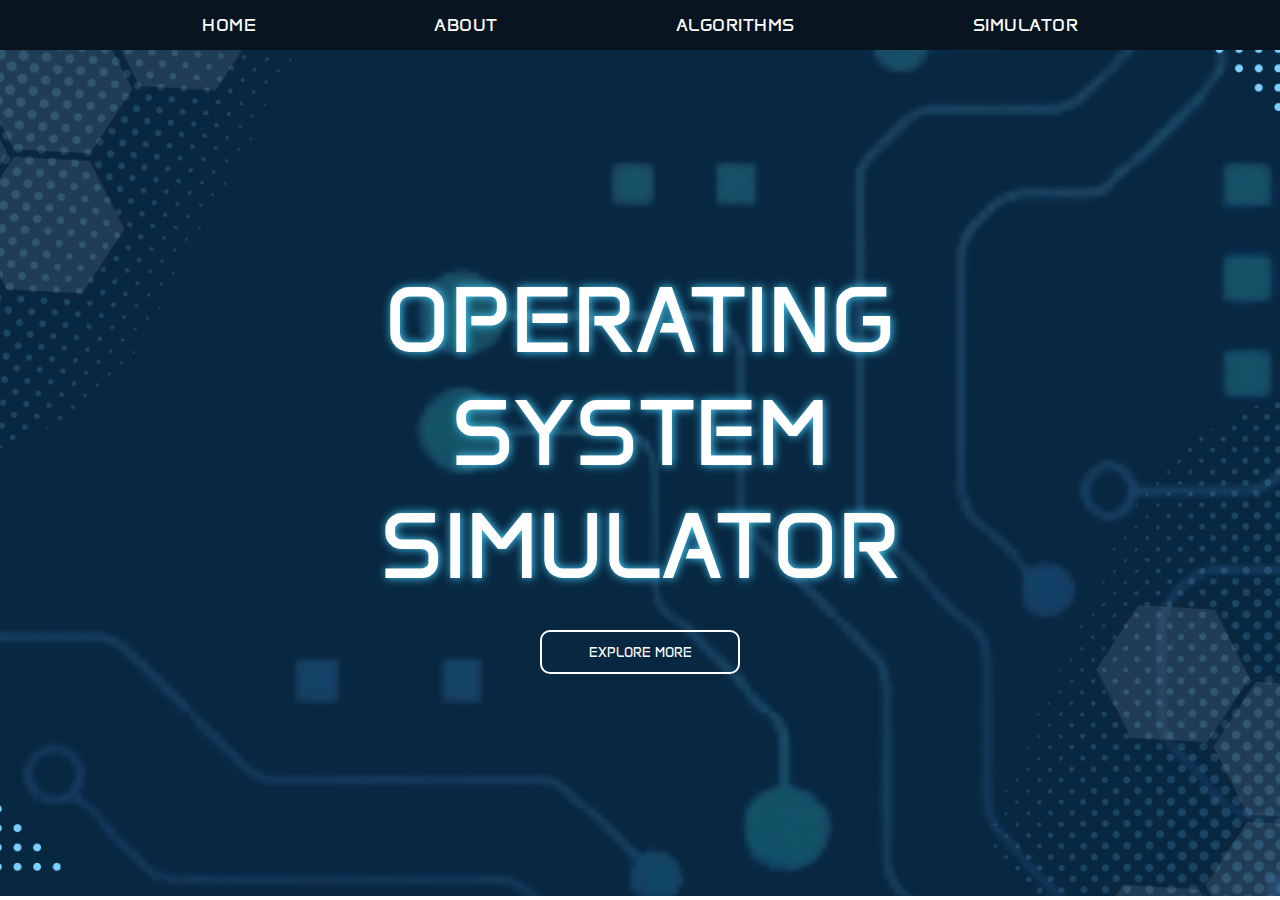
<file: index.html>
<!DOCTYPE html>
<html lang="en">

<head>
  <meta charset="UTF-8">
  <meta name="viewport" content="width=device-width, initial-scale=1.0">
  <title>Document</title>

  <link rel="stylesheet" href="homepage.css">

  <link rel="preconnect" href="https://fonts.googleapis.com">
  <link rel="preconnect" href="https://fonts.gstatic.com" crossorigin>
  <link href="https://fonts.googleapis.com/css2?family=Anta&display=swap" rel="stylesheet">
</head>

<body>
  <div class="navbar">
    <nav>
      <a class="hover" href="index.html">HOME</a>
      <a class="hover" href="card.html">ABOUT</a>
      <a class="hover" href="home.html">ALGORITHMS</a>
      <div class="dropdown">
        <a class="hover dropdown-toggle" href="#">SIMULATOR</a>
        <ul class="dropdown-content">
          <a class="drop" href="sjf.html">SJF</a>
          <a class="drop" href="dinningphilosopher.html">DINNING PHILOSOPHER</a>
          <a class="drop" href="disk.html">LOOK/C-LOOK</a>
          <a class="drop" href="fifo.html">PAGE REPLACEMENT</a>
        </ul>
      </div>
    </nav>
  </div>

  <div class="homepage">
    <div class="PARA">
      <p class="OPERATING">OPERATING </p>
      <P class="SYSTEM">SYSTEM</P>
      <P class="SIMULATOR">SIMULATOR</P>
    </div>
    <br>

    <a class="button" href="home.html">
      <button class="btn btn1">
        Explore More
      </button>
    </a>

  </div>
</body>

</html>
</file>
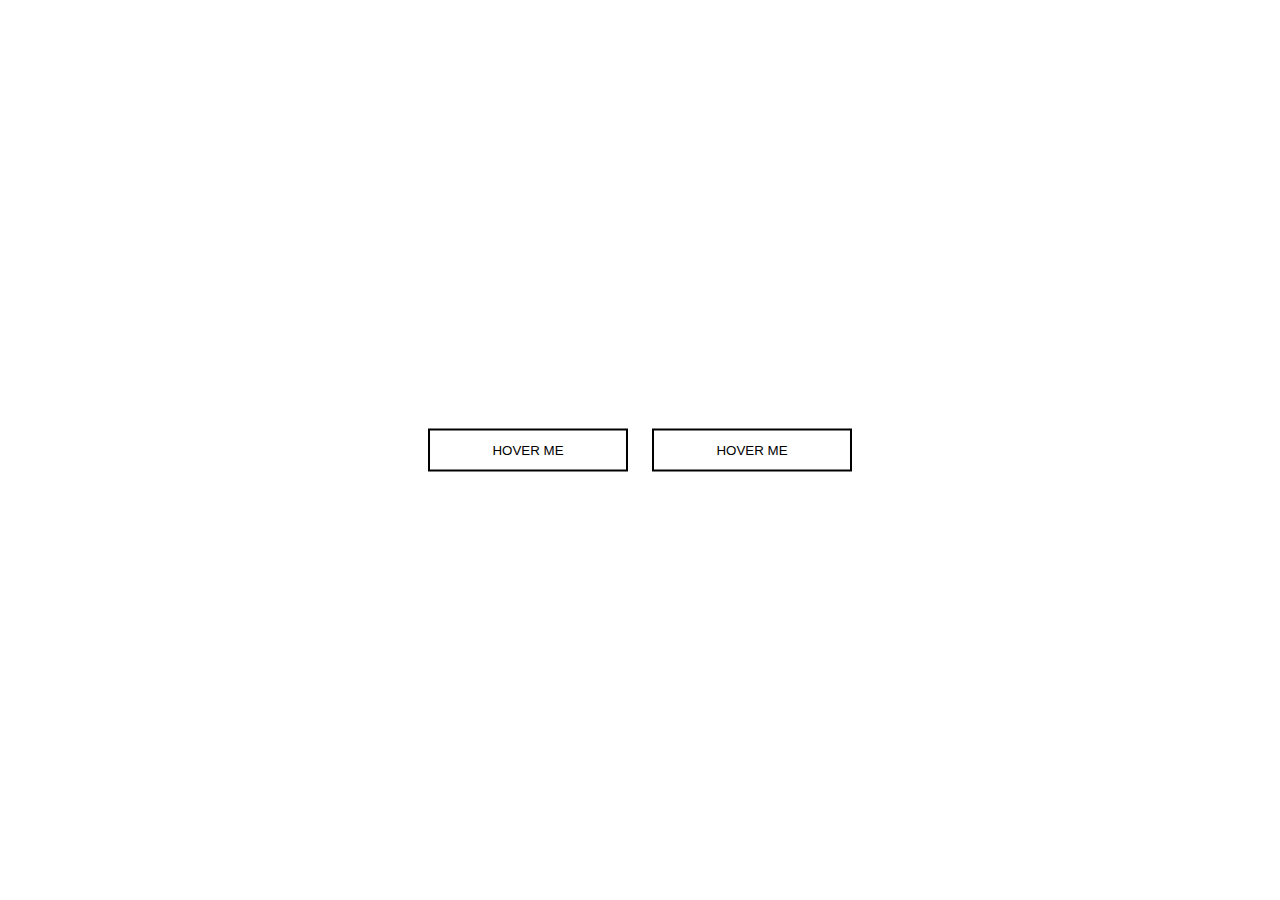
<file: btn.html>
<!DOCTYPE html>
<html lang="en">
<head>
    <meta charset="UTF-8">
    <meta name="viewport" content="width=device-width, initial-scale=1.0">
    <title>Document</title>
    <link rel="stylesheet" href="btn.css">
</head>
<body>
    
    <div class="middle">
        <button class="btn btn1">hover me</button>
        <button class="btn btn2">hover me </button>
    </div>
</body>
</html>
</file>
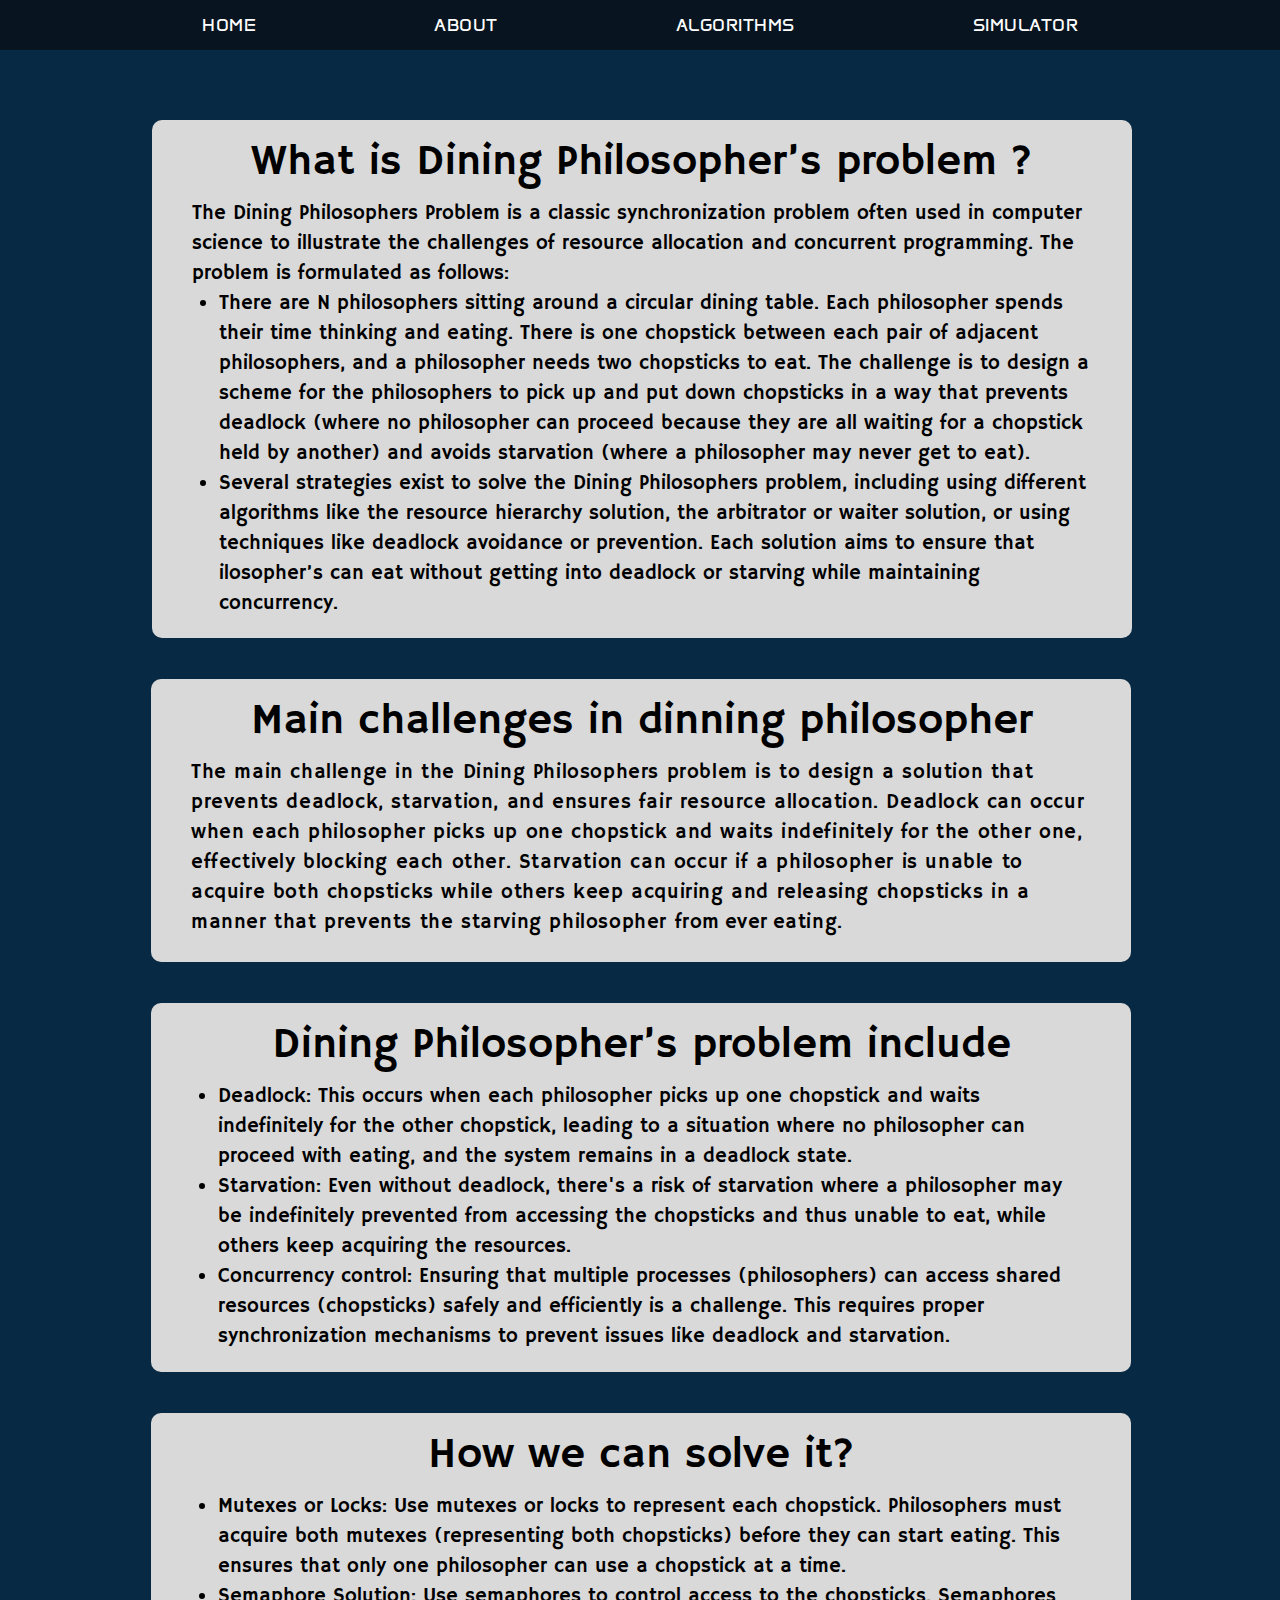
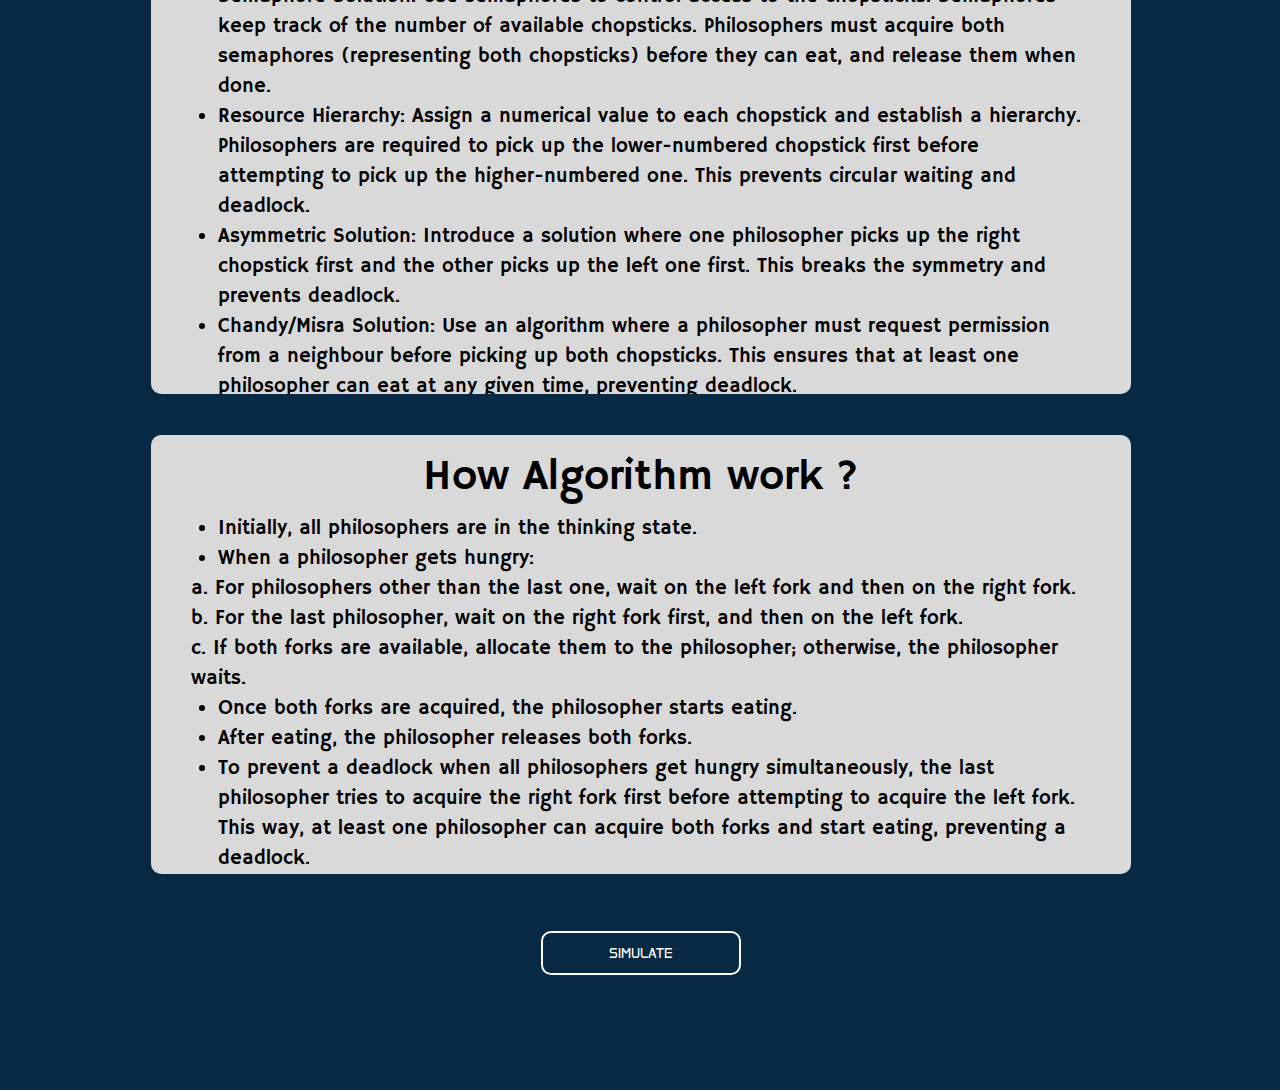
<file: dinning_info.html>
<!DOCTYPE html>
<html>

<head>
  <meta charset="utf-8" />
  <meta name="viewport" content="initial-scale=1, width=device-width" />

  <!-- <link rel="stylesheet" href="./global.css" /> -->
  <link rel="stylesheet" href="dinning_info.css" />
  <link rel="stylesheet" href="https://fonts.googleapis.com/css2?family=Inter:wght@400&display=swap" />
  <link rel="stylesheet" href="https://fonts.googleapis.com/css2?family=Hammersmith One:wght@400&display=swap" />
  <link rel="preconnect" href="https://fonts.googleapis.com">
  <link rel="preconnect" href="https://fonts.gstatic.com" crossorigin>
  <link href="https://fonts.googleapis.com/css2?family=Anta&display=swap" rel="stylesheet">
</head>

<body>
  <div class="navbar">
    <nav>
      <a class="hover" href="index.html">HOME</a>
      <a class="hover" href="card.html">ABOUT</a>
      <a class="hover" href="home.html">ALGORITHMS</a>
      <div class="dropdown">
        <a class="hover dropdown-toggle" href="#">SIMULATOR</a>
        <ul class="dropdown-content">
          <a class="drop" href="sjf.html">SJF</a>
          <a class="drop" href="dinningphilosopher.html">DINNING PHILOSOPHER</a>
          <a class="drop" href="disk.html">LOOK/C-LOOK</a>
          <a class="drop" href="fifo.html">PAGE REPLACEMENT</a>
        </ul>
      </div>
    </nav>
  </div>
  <div class="dinning-rectangle-parent">
    <div class="dinning-rectangle"></div>
    <section class="dinning-philosopher-wrapper">
      <div class="dinning-philosopher2">
        <div class="what-is-dining-philosophers-p-wrapper">
          <h1 class="what-is-dining">
            What is Dining Philosopher’s problem ?
          </h1>
        </div>
        <div class="the-dining-philosophers-container">
          <p class="the-dining-philosophers">
            The Dining Philosophers Problem is a classic synchronization
            problem often used in computer science to illustrate the
            challenges of resource allocation and concurrent programming. The
            problem is formulated as follows:
          </p>
          <ul class="there-are-n-philosophers-sitti">
            <li class="there-are-n">
              There are N philosophers sitting around a circular dining table.
              Each philosopher spends their time thinking and eating. There is
              one chopstick between each pair of adjacent philosophers, and a
              philosopher needs two chopsticks to eat. The challenge is to
              design a scheme for the philosophers to pick up and put down
              chopsticks in a way that prevents deadlock (where no philosopher
              can proceed because they are all waiting for a chopstick held by
              another) and avoids starvation (where a philosopher may never
              get to eat).
            </li>
            <li>
              Several strategies exist to solve the Dining Philosophers
              problem, including using different algorithms like the resource
              hierarchy solution, the arbitrator or waiter solution, or using
              techniques like deadlock avoidance or prevention. Each solution
              aims to ensure that ilosopher’s can eat without getting into
              deadlock or starving while maintaining concurrency.
            </li>
          </ul>
        </div>
      </div>
    </section>
    <section class="main-challenges-parent">
      <div class="main-challenges">
        <div class="main-challenges-in-dinning-phi-wrapper">
          <h1 class="main-challenges-in">
            Main challenges in dinning philosopher
          </h1>
        </div>
        <div class="the-main-challenge">
          The main challenge in the Dining Philosophers problem is to design a
          solution that prevents deadlock, starvation, and ensures fair
          resource allocation. Deadlock can occur when each philosopher picks
          up one chopstick and waits indefinitely for the other one,
          effectively blocking each other. Starvation can occur if a
          philosopher is unable to acquire both chopsticks while others keep
          acquiring and releasing chopsticks in a manner that prevents the
          starving philosopher from ever eating.
        </div>
      </div>
      <div class="problem">
        <div class="dining-philosophers-problem-i-wrapper">
          <h1 class="dining-philosophers-problem">
            Dining Philosopher’s problem include
          </h1>
        </div>
        <div class="deadlock-this-occurs-container">
          <ul class="deadlock-this-occurs-when-eac">
            <li class="deadlock-this-occurs">
              Deadlock: This occurs when each philosopher picks up one
              chopstick and waits indefinitely for the other chopstick,
              leading to a situation where no philosopher can proceed with
              eating, and the system remains in a deadlock state.
            </li>
            <li class="starvation-even-without">
              Starvation: Even without deadlock, there's a risk of starvation
              where a philosopher may be indefinitely prevented from accessing
              the chopsticks and thus unable to eat, while others keep
              acquiring the resources.
            </li>
            <li>
              Concurrency control: Ensuring that multiple processes
              (philosophers) can access shared resources (chopsticks) safely
              and efficiently is a challenge. This requires proper
              synchronization mechanisms to prevent issues like deadlock and
              starvation.
            </li>
          </ul>
        </div>
      </div>
      <div class="how-to-solve">
        <div class="how-we-can-solve-it-wrapper">
          <h1 class="how-we-can">How we can solve it?</h1>
        </div>
        <div class="mutexes-or-locks-container">
          <ul class="mutexes-or-locks-use-mutexes">
            <li class="mutexes-or-locks">
              Mutexes or Locks: Use mutexes or locks to represent each
              chopstick. Philosophers must acquire both mutexes (representing
              both chopsticks) before they can start eating. This ensures that
              only one philosopher can use a chopstick at a time.
            </li>
            <li class="semaphore-solution-use">
              Semaphore Solution: Use semaphores to control access to the
              chopsticks. Semaphores keep track of the number of available
              chopsticks. Philosophers must acquire both semaphores
              (representing both chopsticks) before they can eat, and release
              them when done.
            </li>
            <li class="resource-hierarchy-assign">
              Resource Hierarchy: Assign a numerical value to each chopstick
              and establish a hierarchy. Philosophers are required to pick up
              the lower-numbered chopstick first before attempting to pick up
              the higher-numbered one. This prevents circular waiting and
              deadlock.
            </li>
            <li class="asymmetric-solution-introduce">
              Asymmetric Solution: Introduce a solution where one philosopher
              picks up the right chopstick first and the other picks up the
              left one first. This breaks the symmetry and prevents deadlock.
            </li>
            <li>
              Chandy/Misra Solution: Use an algorithm where a philosopher must
              request permission from a neighbour before picking up both
              chopsticks. This ensures that at least one philosopher can eat
              at any given time, preventing deadlock.
            </li>
          </ul>
        </div>
      </div>
      <div class="dinning-working">
        <div class="how-algorithm-work-container">
          <h1 class="how-algorithm-work1">How Algorithm work ?</h1>
        </div>
        <div class="initially-all-philosophers-container">
          <ul class="initially-all-philosophers-ar">
            <li class="initially-all-philosophers">
              Initially, all philosophers are in the thinking state.
            </li>
            <li class="when-a-philosopher">
              When a philosopher gets hungry:
            </li>
          </ul>
          <p class="a-for-philosophers">
            a. For philosophers other than the last one, wait on the left fork
            and then on the right fork.
          </p>
          <p class="b-for-the">
            b. For the last philosopher, wait on the right fork first, and
            then on the left fork.
          </p>
          <p class="c-if-both">
            c. If both forks are available, allocate them to the philosopher;
            otherwise, the philosopher waits.
          </p>
          <ul class="once-both-forks-are-acquired">
            <li class="once-both-forks">
              Once both forks are acquired, the philosopher starts eating.
            </li>
            <li class="after-eating-the">
              After eating, the philosopher releases both forks.
            </li>
            <li>
              To prevent a deadlock when all philosophers get hungry
              simultaneously, the last philosopher tries to acquire the right
              fork first before attempting to acquire the left fork. This way,
              at least one philosopher can acquire both forks and start
              eating, preventing a deadlock.
            </li>
          </ul>
        </div>
      </div>
    </section>


    <div class="button-frame">
      <a href="dinningphilosopher.html"><button class="btn btn1">Simulate</button></a>
    </div>

  </div>
</body>

</html>
</file>
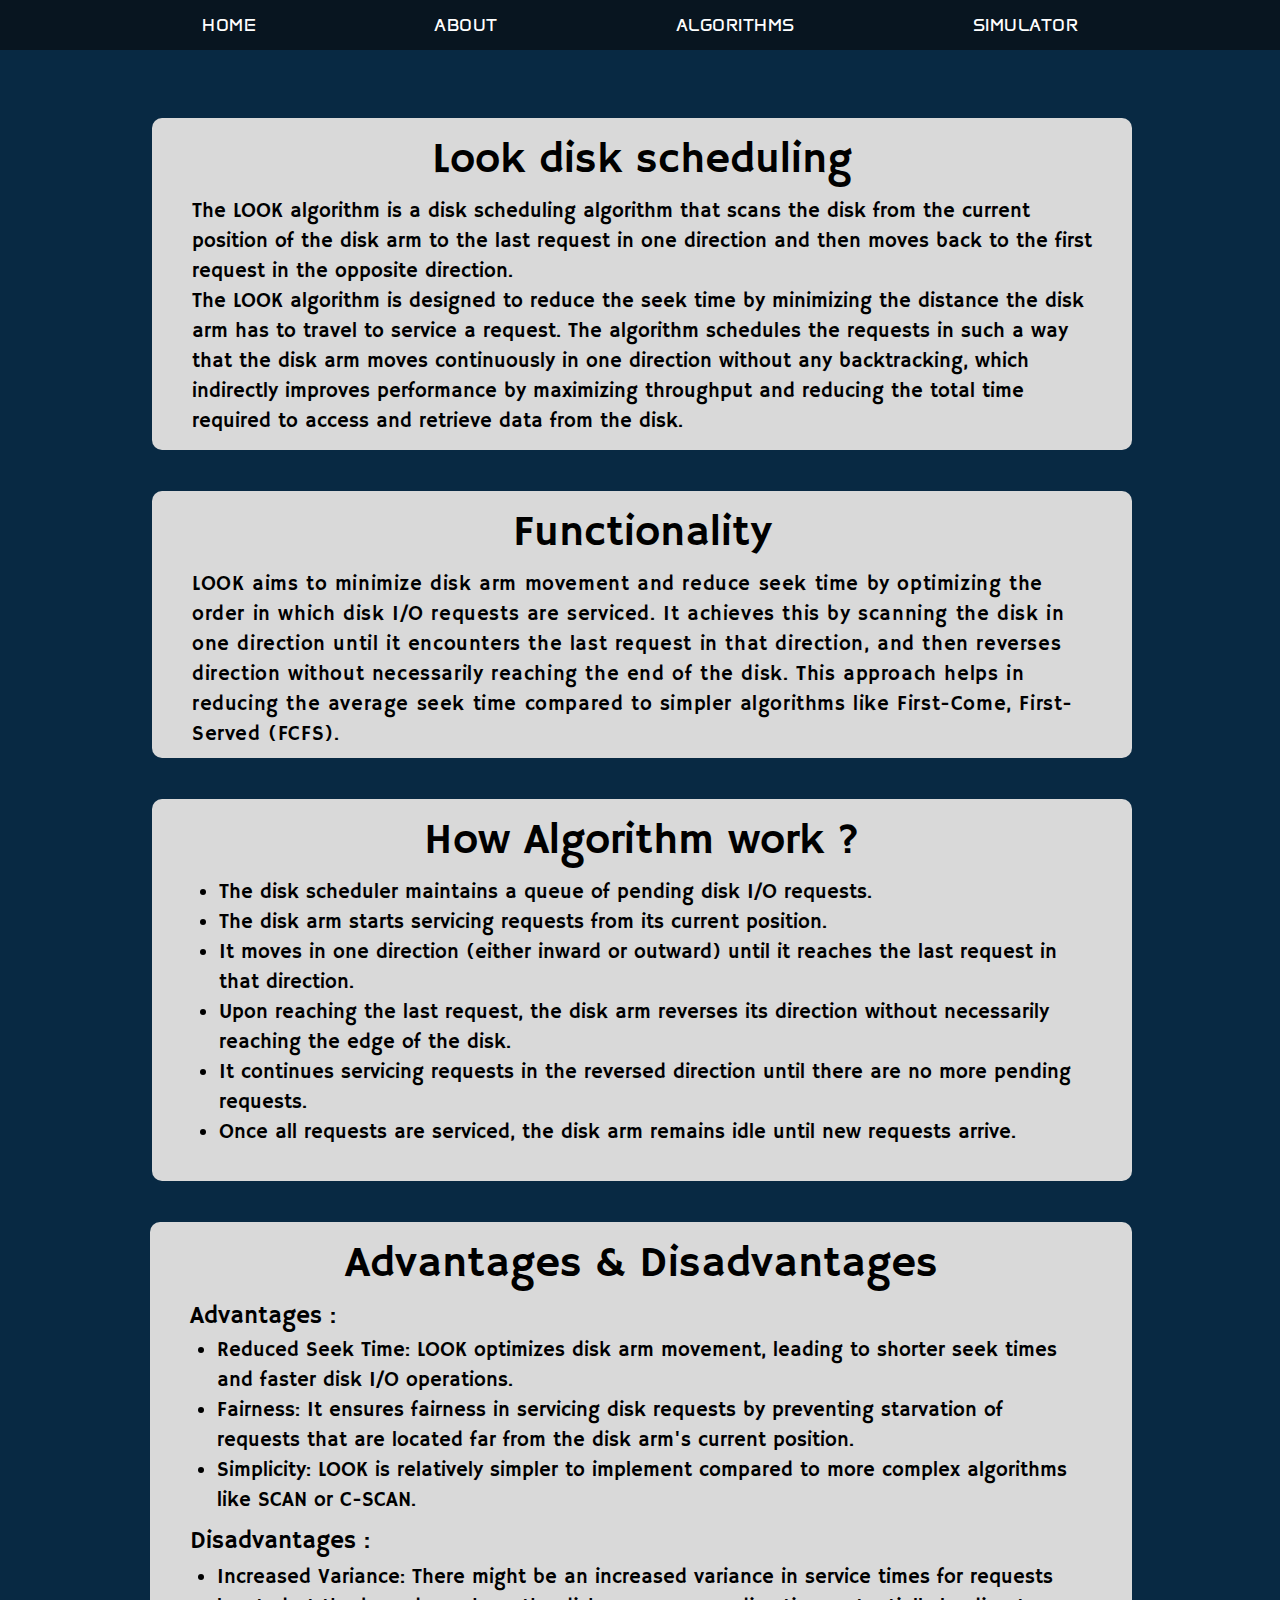
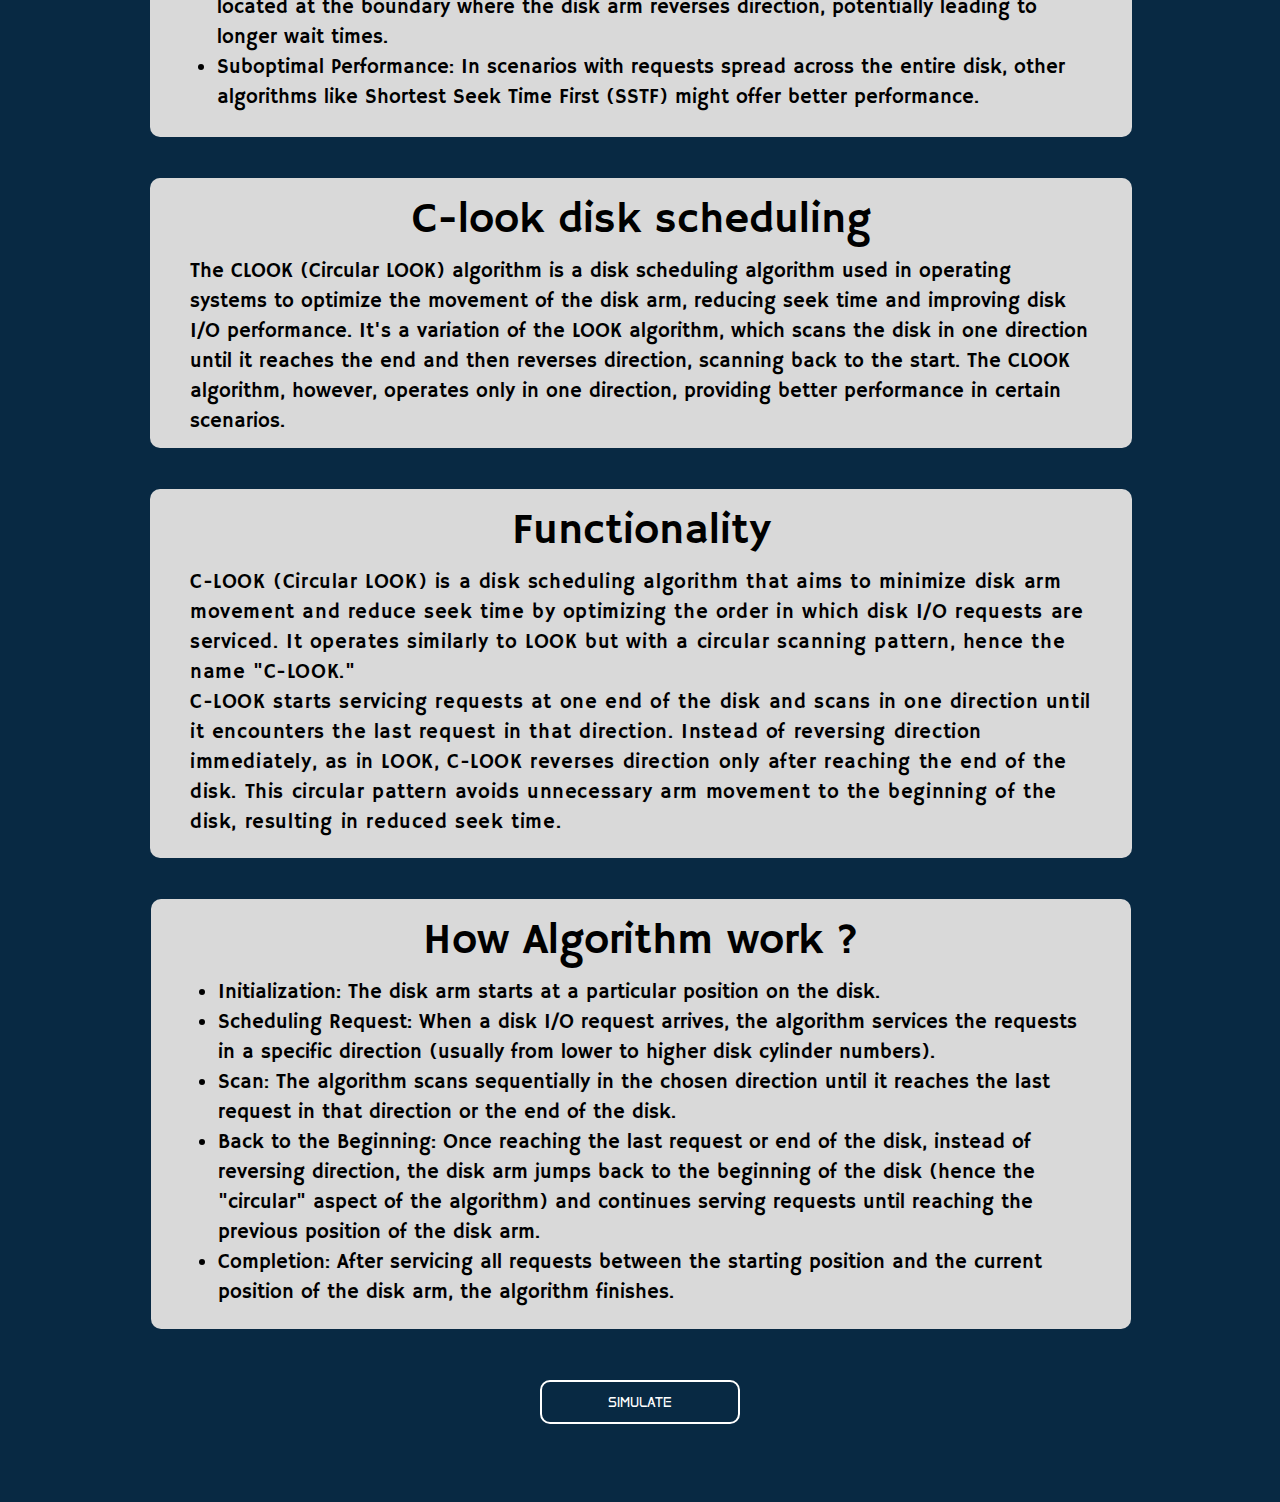
<file: disk_info.html>
<!DOCTYPE html>
<html>

<head>
  <meta charset="utf-8" />
  <meta name="viewport" content="initial-scale=1, width=device-width" />


  <link rel="stylesheet" href="disk_info.css" />
  <link rel="stylesheet" href="https://fonts.googleapis.com/css2?family=Inter:wght@400&display=swap" />
  <link rel="stylesheet" href="https://fonts.googleapis.com/css2?family=Hammersmith One:wght@400&display=swap" />
  <link rel="preconnect" href="https://fonts.googleapis.com">
  <link rel="preconnect" href="https://fonts.gstatic.com" crossorigin>
  <link href="https://fonts.googleapis.com/css2?family=Anta&display=swap" rel="stylesheet">

</head>

<body>
  <div class="navbar">
    <nav>
      <a class="hover" href="index.html">HOME</a>
      <a class="hover" href="card.html">ABOUT</a>
      <a class="hover" href="home.html">ALGORITHMS</a>
      <div class="dropdown">
        <a class="hover dropdown-toggle" href="#">SIMULATOR</a>
        <ul class="dropdown-content">
          <a class="drop" href="sjf.html">SJF</a>
          <a class="drop" href="dinningphilosopher.html">DINNING PHILOSOPHER</a>
          <a class="drop" href="disk.html">LOOK/C-LOOK</a>
          <a class="drop" href="fifo.html">PAGE REPLACEMENT</a>
        </ul>
      </div>
    </nav>
  </div>
  <div class="look-disk-schedule">
    <div class="look-disk-schedule-child"></div>
    <section class="look-disk-wrapper">
      <div class="look-disk">
        <div class="look-algorithm">
          <div class="look-disk-scheduling-container">
            <p class="look-disk-scheduling">Look disk scheduling</p>
          </div>
        </div>
        <div class="the-look-algorithm-container">
          <p class="the-look-algorithm">
            The LOOK algorithm is a disk scheduling algorithm that scans the
            disk from the current position of the disk arm to the last request
            in one direction and then moves back to the first request in the
            opposite direction.
          </p>
          <p class="the-look-algorithm1">
            The LOOK algorithm is designed to reduce the seek time by
            minimizing the distance the disk arm has to travel to service a
            request. The algorithm schedules the requests in such a way that
            the disk arm moves continuously in one direction without any
            backtracking, which indirectly improves performance by maximizing
            throughput and reducing the total time required to access and
            retrieve data from the disk.
          </p>
        </div>
      </div>
    </section>
    <section class="lookfunctionality-parent">
      <div class="lookfunctionality">
        <div class="look-functionality">
          <div class="functionality-wrapper">
            <div class="functionality">
              <p class="functionality1">Functionality</p>
              <p class="blank-line2">&nbsp;</p>
            </div>
          </div>
          <div class="look-aims-to">
            LOOK aims to minimize disk arm movement and reduce seek time by
            optimizing the order in which disk I/O requests are serviced. It
            achieves this by scanning the disk in one direction until it
            encounters the last request in that direction, and then reverses
            direction without necessarily reaching the end of the disk. This
            approach helps in reducing the average seek time compared to
            simpler algorithms like First-Come, First-Served (FCFS).
          </div>
        </div>
      </div>
      <div class="lookfunctionality1">
        <div class="look-working">
          <div class="initialization">
            <div class="how-algorithm-work2">How Algorithm work ?</div>
          </div>
          <div class="the-disk-scheduler-container">
            <ul class="the-disk-scheduler-maintains-a">
              <li class="the-disk-scheduler">
                The disk scheduler maintains a queue of pending disk I/O
                requests.
              </li>
              <li class="the-disk-arm">
                The disk arm starts servicing requests from its current
                position.
              </li>
              <li class="it-moves-in">
                It moves in one direction (either inward or outward) until it
                reaches the last request in that direction.
              </li>
              <li class="upon-reaching-the">
                Upon reaching the last request, the disk arm reverses its
                direction without necessarily reaching the edge of the disk.
              </li>
              <li class="it-continues-servicing">
                It continues servicing requests in the reversed direction
                until there are no more pending requests.
              </li>
              <li>
                Once all requests are serviced, the disk arm remains idle
                until new requests arrive.
              </li>
            </ul>
          </div>
        </div>
      </div>
      <div class="look-adv-disadv">
        <div class="request">
          <div class="advantages-disadvantages-container2">
            <p class="advantages-disadvantages2">
              Advantages & Disadvantages
            </p>
          </div>
        </div>
        <div class="advantages-reduced-container">
          <p class="advantages2">Advantages :</p>
          <ul class="reduced-seek-time-look-optimi">
            <li class="reduced-seek-time-look-optimi1">
              <span class="reduced-seek-time">Reduced Seek Time: LOOK optimizes disk arm movement, leading
                to shorter seek times and faster disk I/O operations.</span>
            </li>
            <li class="fairness-it-ensures-fairness">
              <span class="fairness-it-ensures">Fairness: It ensures fairness in servicing disk requests by
                preventing starvation of requests that are located far from
                the disk arm's current position.</span>
            </li>
            <li>
              <span class="simplicity-look-is">Simplicity: LOOK is relatively simpler to implement compared
                to more complex algorithms like SCAN or C-SCAN.</span>
            </li>
          </ul>
        </div>
        <div class="disadvantages-increased-container">
          <p class="disadvantages2">Disadvantages :</p>
          <ul class="increased-variance-there-migh">
            <li class="increased-variance-there-migh1">
              <span class="increased-variance-there">Increased Variance: There might be an increased variance in
                service times for requests located at the boundary where the
                disk arm reverses direction, potentially leading to longer
                wait times.</span>
            </li>
            <li>
              <span class="suboptimal-performance-in">Suboptimal Performance: In scenarios with requests spread
                across the entire disk, other algorithms like Shortest Seek
                Time First (SSTF) might offer better performance.</span>
            </li>
          </ul>
        </div>
      </div>
      <div class="clook-disk">
        <div class="c-look-disk-scheduling-wrapper">
          <div class="c-look-disk-scheduling">C-look disk scheduling</div>
        </div>
        <div class="the-clook-circular">
          The CLOOK (Circular LOOK) algorithm is a disk scheduling algorithm
          used in operating systems to optimize the movement of the disk arm,
          reducing seek time and improving disk I/O performance. It's a
          variation of the LOOK algorithm, which scans the disk in one
          direction until it reaches the end and then reverses direction,
          scanning back to the start. The CLOOK algorithm, however, operates
          only in one direction, providing better performance in certain
          scenarios.
        </div>
      </div>
      <div class="clook-functionality">
        <div class="functionality-container">
          <div class="functionality2">
            <p class="functionality3">Functionality</p>
            <p class="blank-line3">&nbsp;</p>
          </div>
        </div>
        <div class="c-look-circular-look-container">
          <p class="c-look-circular-look">
            C-LOOK (Circular LOOK) is a disk scheduling algorithm that aims to
            minimize disk arm movement and reduce seek time by optimizing the
            order in which disk I/O requests are serviced. It operates
            similarly to LOOK but with a circular scanning pattern, hence the
            name "C-LOOK."
          </p>
          <p class="c-look-starts-servicing">
            C-LOOK starts servicing requests at one end of the disk and scans
            in one direction until it encounters the last request in that
            direction. Instead of reversing direction immediately, as in LOOK,
            C-LOOK reverses direction only after reaching the end of the disk.
            This circular pattern avoids unnecessary arm movement to the
            beginning of the disk, resulting in reduced seek time.
          </p>
        </div>
      </div>
    </section>
    <section class="clook-working">
      <div class="initialization1">
        <div class="how-algorithm-work3">How Algorithm work ?</div>
      </div>
      <div class="initialization-the-disk-container">
        <ul class="initialization-the-disk-arm-s">
          <li class="initialization-the-disk">
            Initialization: The disk arm starts at a particular position on
            the disk.
          </li>
          <li class="scheduling-request-when">
            Scheduling Request: When a disk I/O request arrives, the algorithm
            services the requests in a specific direction (usually from lower
            to higher disk cylinder numbers).
          </li>
          <li class="scan-the-algorithm">
            Scan: The algorithm scans sequentially in the chosen direction
            until it reaches the last request in that direction or the end of
            the disk.
          </li>
          <li class="back-to-the">
            Back to the Beginning: Once reaching the last request or end of
            the disk, instead of reversing direction, the disk arm jumps back
            to the beginning of the disk (hence the "circular" aspect of the
            algorithm) and continues serving requests until reaching the
            previous position of the disk arm.
          </li>
          <li>
            Completion: After servicing all requests between the starting
            position and the current position of the disk arm, the algorithm
            finishes.
          </li>
        </ul>
      </div>
    </section>
    <!-- <section class="clook-adv-disadv-wrapper">
        <div class="clook-adv-disadv">
          <div class="request1">
            <div class="advantages-disadvantages-container3">
              <p class="advantages-disadvantages3">
                Advantages & Disadvantages
              </p>
            </div>
          </div>
          <div class="advantages-reduced-container1">
            <p class="advantages3">Advantages :</p>
            <ul class="reduced-seek-time-c-look-redu">
              <li class="reduced-seek-time-c-look-redu1">
                Reduced Seek Time: C-LOOK reduces seek time by optimizing
                  disk arm movement and minimizing unnecessary traversal of the
                  disk.
              </li>
              <li class="improved-throughput-by-minimi">
                Improved Throughput: By minimizing seek time and maximizing
                  sequential access to requests, C-LOOK can improve the overall
                  throughput of disk operations.
              </li>
              <li class="simple-implementation-c-look">
                Simple Implementation: C-LOOK is relatively simple to
                  implement compared to more complex disk scheduling
                  algorithms.
              </li>
            </ul>
          </div>
          <div class="disadvantages-starvation-container">
            <p class="disadvantages3">Disadvantages :</p>
            <ol class="starvation-requests-located">
              <li class="starvation-requests-located1">
                Starvation: Requests located at the ends of the disk may
                  experience longer wait times if there is a continuous stream
                  of requests in one direction, leading to potential starvation
                  issues for certain requests.
              </li>
              <li class="inefficiency-in-some-cases-c">
                  Inefficiency in Some Cases: C-LOOK may not be optimal for
                  certain workload patterns, especially if there are frequent
                  requests scattered across the disk surface.
              </li>
              <li>
                  No Consideration of Request Priority: C-LOOK does not
                  consider the priority of requests, which can be a limitation
                  in systems where certain requests need to be served with
                  higher priority.
              </li>
            </ol>
          </div>
        </div>
      </section> -->
    <div class="disk-btn-wrapper">
      <a href="disk.html"><button class="btn btn1">Simulate</button></a>
    </div>


    <!-- <div class="f-i-f-o-technical">
            <a href="FIFO.html"><button class="btn btn1">Simulate</button></a>
          </div> -->


  </div>
  </div>
</body>

</html>
</file>
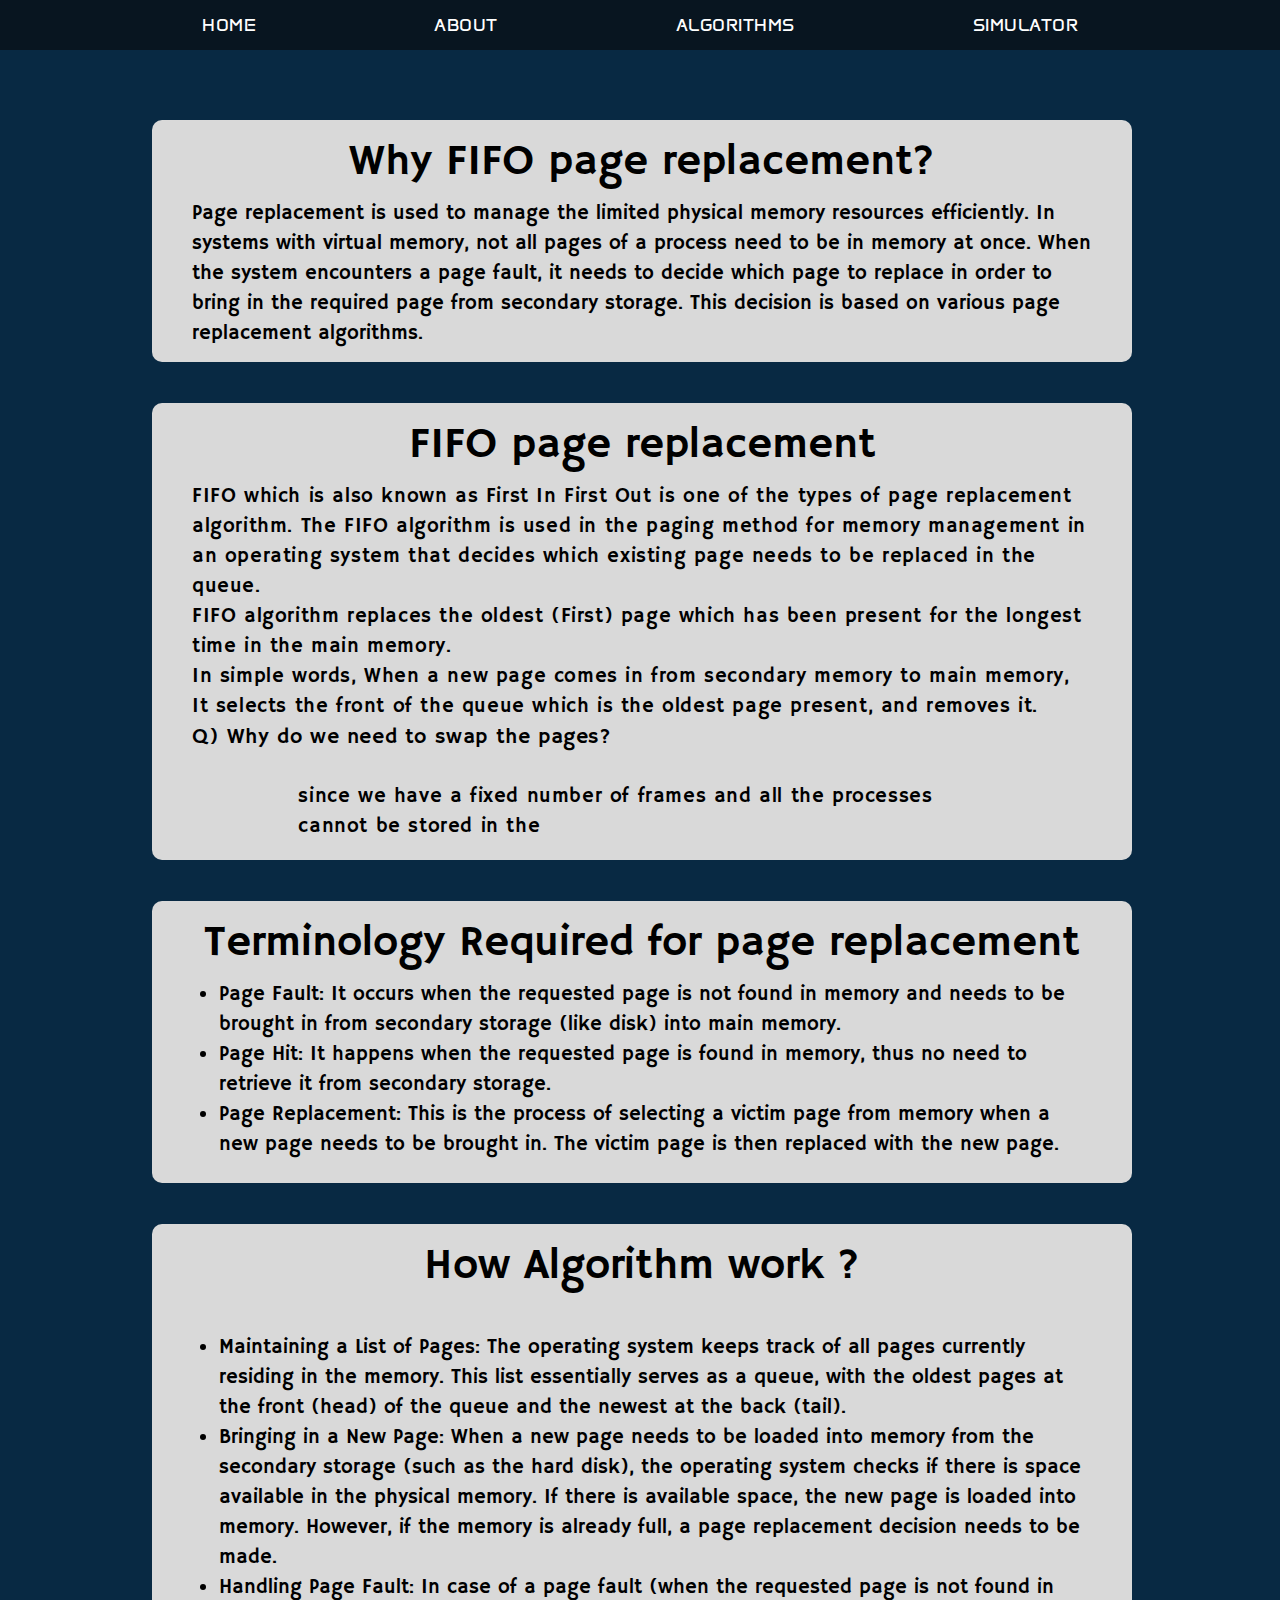
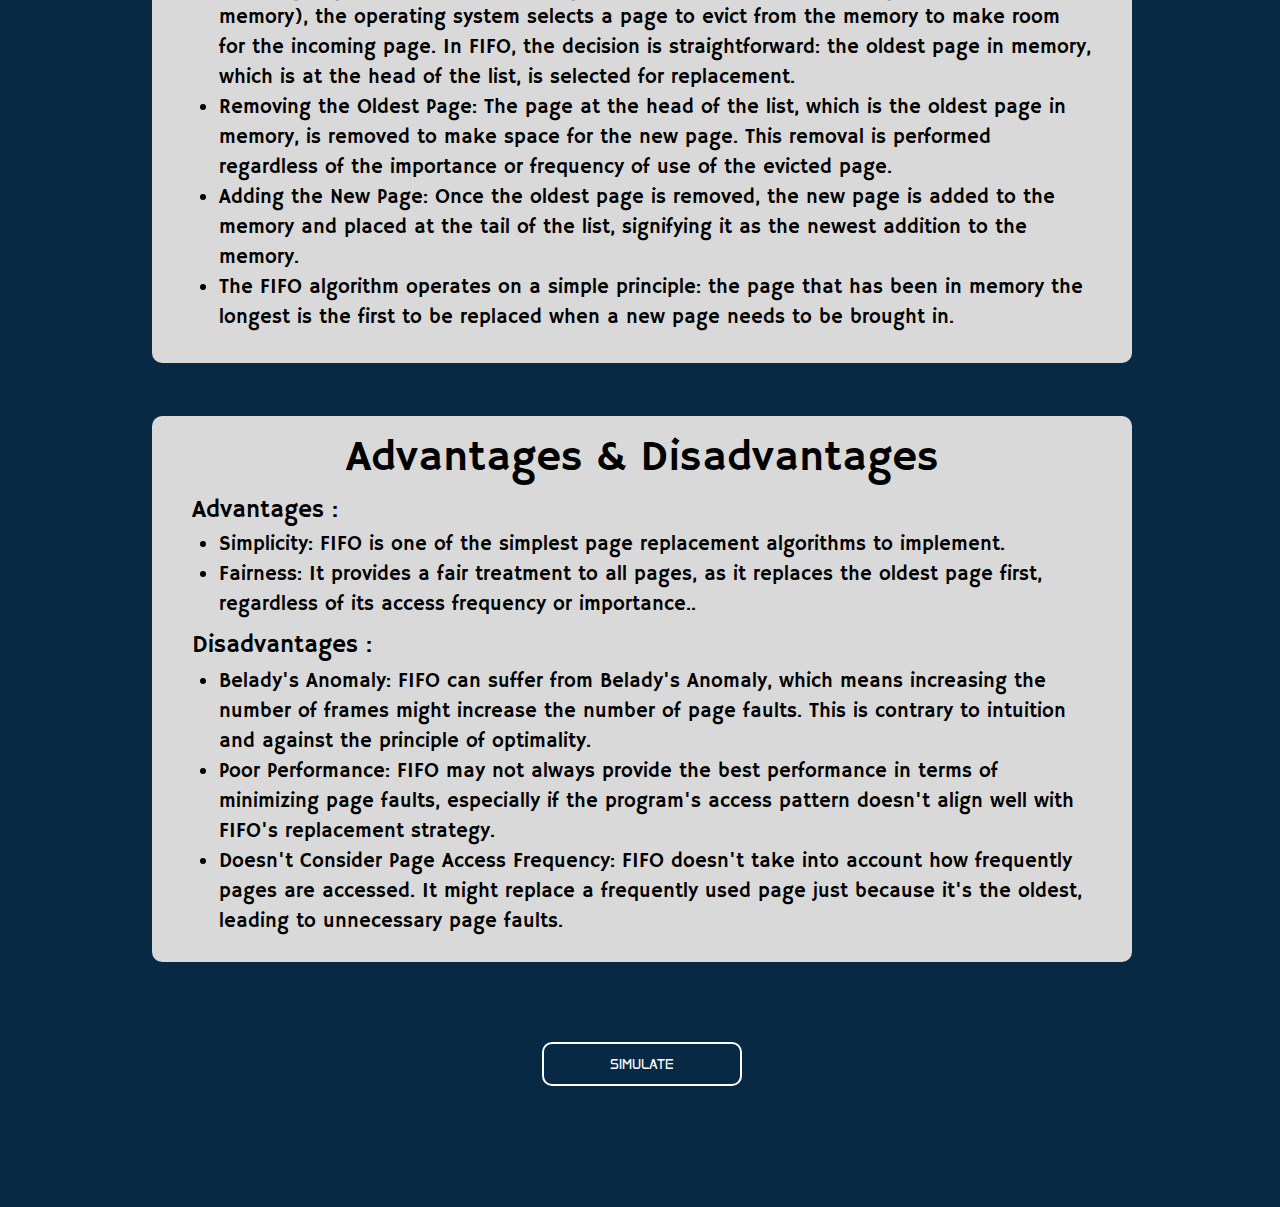
<file: fifo_info.html>
<!DOCTYPE html>
<html>

<head>
  <meta charset="utf-8" />
  <meta name="viewport" content="initial-scale=1, width=device-width" />

  <!-- <link rel="stylesheet" href="./global.css" /> -->
  <link rel="stylesheet" href="fifo_info.css" />
  <link rel="stylesheet" href="https://fonts.googleapis.com/css2?family=Inter:wght@400&display=swap" />
  <link rel="stylesheet" href="https://fonts.googleapis.com/css2?family=Hammersmith One:wght@400&display=swap" />
  <link rel="preconnect" href="https://fonts.googleapis.com">
  <link rel="preconnect" href="https://fonts.gstatic.com" crossorigin>
  <link href="https://fonts.googleapis.com/css2?family=Anta&display=swap" rel="stylesheet">
</head>

<body>

  <div class="navbar">
    <nav>
      <a class="hover" href="index.html">HOME</a>
      <a class="hover" href="card.html">ABOUT</a>
      <a class="hover" href="home.html">ALGORITHMS</a>
      <div class="dropdown">
        <a class="hover dropdown-toggle" href="#">SIMULATOR</a>
        <ul class="dropdown-content">
          <a class="drop" href="sjf.html">SJF</a>
          <a class="drop" href="dinningphilosopher.html">DINNING PHILOSOPHER</a>
          <a class="drop" href="disk.html">LOOK/C-LOOK</a>
          <a class="drop" href="fifo.html">PAGE REPLACEMENT</a>
        </ul>
      </div>
    </nav>
  </div>
  <div class="rectangle-root">
    <div class="frame-child6"></div>
    <section class="why-fifo">
      <div class="page-replacement">
        <div class="why-fifo-page-container">
          <p class="why-fifo-page">Why FIFO page replacement?</p>
        </div>
      </div>
      <div class="page-replacement-is">
        Page replacement is used to manage the limited physical memory
        resources efficiently. In systems with virtual memory, not all pages
        of a process need to be in memory at once. When the system encounters
        a page fault, it needs to decide which page to replace in order to
        bring in the required page from secondary storage. This decision is
        based on various page replacement algorithms.
      </div>
    </section>
    <section class="f-i-f-o-terminology">
      <div class="f-i-f-o-simple">
        <div class="fifo">
          <div class="f-i-f-o-page-replace">
            <div class="fifo-page-replacement">FIFO page replacement</div>
          </div>
          <div class="fifo-which-is-container">
            <p class="fifo-which-is">
              FIFO which is also known as First In First Out is one of the
              types of page replacement algorithm. The FIFO algorithm is used
              in the paging method for memory management in an operating
              system that decides which existing page needs to be replaced in
              the queue.
            </p>
            <p class="fifo-algorithm-replaces">
              FIFO algorithm replaces the oldest (First) page which has been
              present for the longest time in the main memory.
            </p>
            <p class="in-simple-words">
              In simple words, When a new page comes in from secondary memory
              to main memory, It selects the front of the queue which is the
              oldest page present, and removes it.
            </p>
            <p class="q-why-do">Q) Why do we need to swap the pages?</p>
            <p class="since-we-have">
              since we have a fixed number of frames and all the processes
              cannot be stored in the
            </p>
            <p class="main-memory-at">
              main memory at a single time we use page replacement algorithms
              to store pages of
            </p>
            <p class="a-process-instead">
              a process instead of the whole process.
            </p>
          </div>
        </div>
        <div class="terminology">
          <div class="terminology-required-for-container1">
            <p class="terminology-required-for1">
              Terminology Required for page replacement
            </p>
          </div>
          <div class="page-fault-it-container">
            <ul class="page-fault-it-occurs-when-the">
              <li class="page-fault-it">
                Page Fault: It occurs when the requested page is not found in
                memory and needs to be brought in from secondary storage (like
                disk) into main memory.
              </li>
              <li class="page-hit-it">
                Page Hit: It happens when the requested page is found in
                memory, thus no need to retrieve it from secondary storage.
              </li>
              <li>
                Page Replacement: This is the process of selecting a victim
                page from memory when a new page needs to be brought in. The
                victim page is then replaced with the new page.
              </li>
            </ul>
          </div>
        </div>
        <div class="fifo-working">
          <div class="how-algorithm-work-wrapper">
            <div class="how-algorithm-work">How Algorithm work ?</div>
          </div>
          <div class="maintaining-a-list-container">
            <p class="blank-line1">&nbsp;</p>
            <ul class="maintaining-a-list-of-pages-t">
              <li class="maintaining-a-list">
                Maintaining a List of Pages: The operating system keeps track
                of all pages currently residing in the memory. This list
                essentially serves as a queue, with the oldest pages at the
                front (head) of the queue and the newest at the back (tail).
              </li>
              <li class="bringing-in-a">
                Bringing in a New Page: When a new page needs to be loaded
                into memory from the secondary storage (such as the hard
                disk), the operating system checks if there is space available
                in the physical memory. If there is available space, the new
                page is loaded into memory. However, if the memory is already
                full, a page replacement decision needs to be made.
              </li>
              <li class="handling-page-fault">
                Handling Page Fault: In case of a page fault (when the
                requested page is not found in memory), the operating system
                selects a page to evict from the memory to make room for the
                incoming page. In FIFO, the decision is straightforward: the
                oldest page in memory, which is at the head of the list, is
                selected for replacement.
              </li>
              <li class="removing-the-oldest">
                Removing the Oldest Page: The page at the head of the list,
                which is the oldest page in memory, is removed to make space
                for the new page. This removal is performed regardless of the
                importance or frequency of use of the evicted page.
              </li>
              <li class="adding-the-new">
                Adding the New Page: Once the oldest page is removed, the new
                page is added to the memory and placed at the tail of the
                list, signifying it as the newest addition to the memory.
              </li>
              <li>
                The FIFO algorithm operates on a simple principle: the page
                that has been in memory the longest is the first to be
                replaced when a new page needs to be brought in.
              </li>
            </ul>
          </div>
        </div>
      </div>
      <div class="fifo-adv-disadv">
        <div class="f-i-f-o-simulation">
          <div class="advantages-disadvantages-container1">
            <p class="advantages-disadvantages1">
              Advantages & Disadvantages
            </p>
          </div>
        </div>
        <div class="advantages-simplicity-container">
          <p class="advantages1">Advantages :</p>
          <ul class="simplicity-fifo-is-one-of-the">
            <li class="simplicity-fifo-is-one-of-the1">
              <span class="simplicity-fifo-is">Simplicity: FIFO is one of the simplest page replacement
                algorithms to implement.</span>
            </li>
            <li>
              <span class="fairness-it-provides">Fairness: It provides a fair treatment to all pages, as it
                replaces the oldest page first, regardless of its access
                frequency or importance..</span>
            </li>
          </ul>
        </div>
        <div class="disadvantages-beladys-container">
          <p class="disadvantages1">Disadvantages :</p>
          <ul class="beladys-anomaly-fifo-can-suf">
            <li class="beladys-anomaly-fifo-can-suf1">
              <span class="beladys-anomaly-fifo">Belady's Anomaly: FIFO can suffer from Belady's Anomaly,
                which means increasing the number of frames might increase the
                number of page faults. This is contrary to intuition and
                against the principle of optimality.</span>
            </li>
            <li class="poor-performance-fifo-may-not">
              <span class="poor-performance-fifo">Poor Performance: FIFO may not always provide the best
                performance in terms of minimizing page faults, especially if
                the program's access pattern doesn't align well with FIFO's
                replacement strategy.</span>
            </li>
            <li>
              <span class="doesnt-consider-page">Doesn't Consider Page Access Frequency: FIFO doesn't take
                into account how frequently pages are accessed. It might
                replace a frequently used page just because it's the oldest,
                leading to unnecessary page faults.</span>
            </li>
          </ul>
        </div>
      </div>
    </section>
    <div class="button-frame">
      <a href="fifo.html"><button class="btn btn1">Simulate</button></a>
    </div>

  </div>
</body>

</html>
</file>
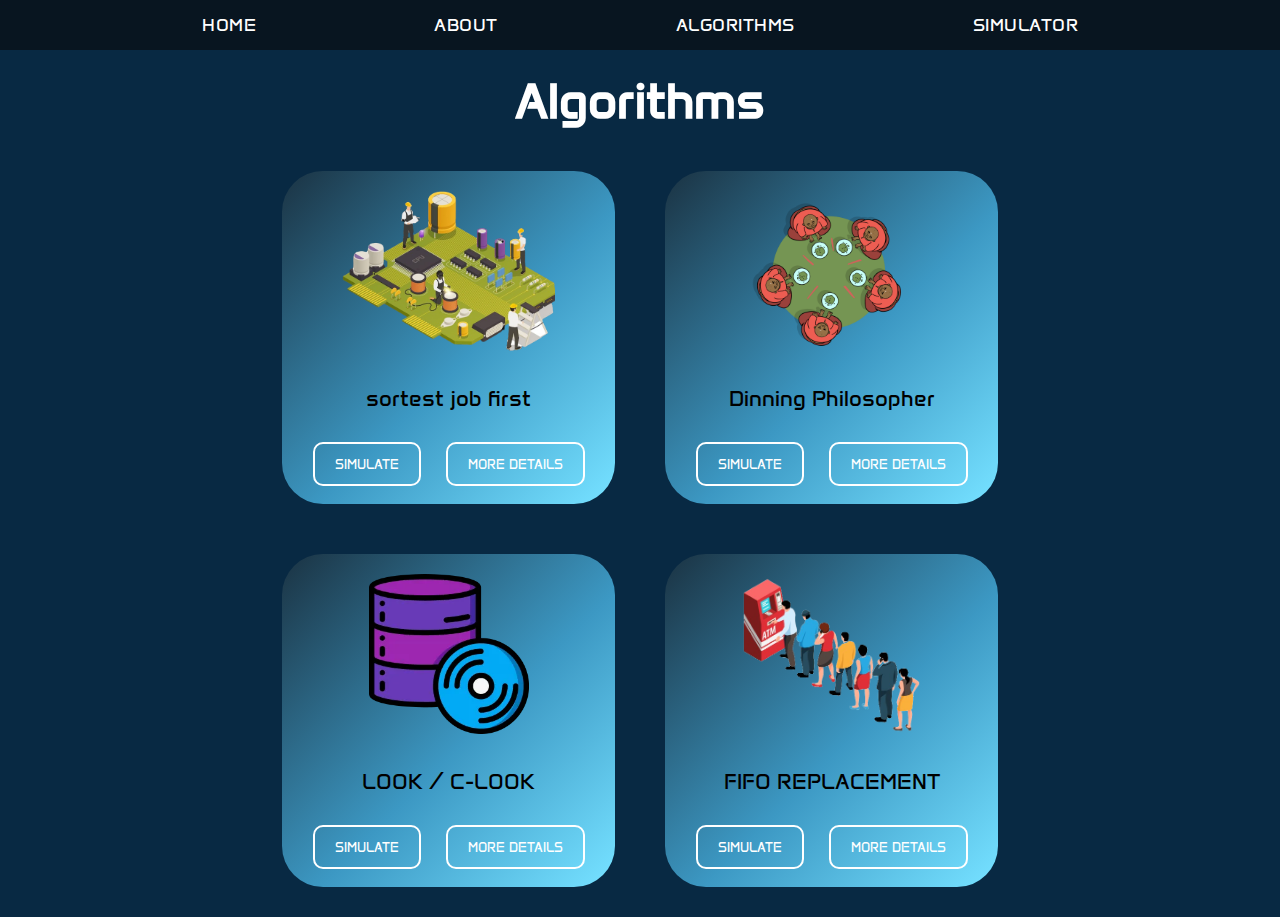
<file: home.html>
<!DOCTYPE html>
<html lang="en">

<head>
    <meta charset="UTF-8">
    <meta name="viewport" content="width=device-width, initial-scale=1.0">
    <title>Document</title>
    <link rel="stylesheet" href="home.css">

    <link rel="preconnect" href="https://fonts.googleapis.com">
    <link rel="preconnect" href="https://fonts.gstatic.com" crossorigin>
    <link href="https://fonts.googleapis.com/css2?family=Anta&display=swap" rel="stylesheet">
</head>

<body>

    <div class="navbar">
        <nav>
            <a class="hover" href="index.html">HOME</a>
            <a class="hover" href="card.html">ABOUT</a>
            <a class="hover" href="home.html">ALGORITHMS</a>
            <div class="dropdown">
                <a class="hover dropdown-toggle" href="#">SIMULATOR</a>
                <ul class="dropdown-content">
                    <a class="drop" href="sjf.html">SJF</a>
                    <a class="drop" href="dinningphilosopher.html">DINNING PHILOSOPHER</a>
                    <a class="drop" href="disk.html">LOOK/C-LOOK</a>
                    <a class="drop" href="fifo.html">PAGE REPLACEMENT</a>
                </ul>
            </div>
        </nav>
    </div>
    <div class="heading">
        <h1>Algorithms</h1>
    </div>
    <div class="all-four">
        <div class="first-half">
            <div class="parent1">
                <div class="father1">
                    <div class="sub-parent1">
                        <img class="sjf-img" src="photos/OS.png" alt="">
                    </div>

                    <div class="SJF">
                        <p class="sjf-p">sortest job first</p>
                    </div>

                    <div class="SJF-button">
                        <a href="sjf.html" class="butn_a">
                            <button class="butn btn1">Simulate</button>
                        </a>
                        <a href="sjf_more_info.html" class="butn_a">
                            <button class="butn btn1">more details</button>
                        </a>
                    </div>
                </div>
            </div>


            <div class="parent2">
                <div class="father2">
                    <div class="sub-parent2">
                        <img class="disk-img" src="photos/disk.jpg" alt="">
                    </div>

                    <div class="disk">
                        <p class="disk-p">LOOK / C-LOOK</p>
                    </div>

                    <div class="disk-button">
                        <a href="disk.html" class="butn_a">
                            <button class="butn btn1">Simulate</button>
                        </a>
                        <a href="disk_info.html" class="butn_a">
                            <button class="butn btn1">more details</button>
                        </a>
                    </div>
                </div>
            </div>
        </div>

        <div class="second-half">
            <div class="parent3">
                <div class="father3">
                    <div class="sub-parent3">
                        <img class="dinning-img" src="photos/dinning philosophers.png" alt="">
                    </div>

                    <div class="Dinning">
                        <p class="dinning-p">Dinning Philosopher</p>
                    </div>

                    <div class="Dinning-button">
                        <a href="dinningphilosopher.html" class="btn_a">
                            <button class="btn btn2">Simulate</button>
                        </a>
                        <a href="dinning_info.html" class="btn_a">
                            <button class="btn btn2">more details</button>
                        </a>
                    </div>
                </div>
            </div>


            <div class="parent">
                <div class="father">
                    <div class="sub-parent">
                        <img class="fifo-img" src="photos/FIFO-1.png" alt="">
                    </div>

                    <div class="fifo">
                        <p>FIFO REPLACEMENT</p>
                    </div>

                    <div class="fifo-button">
                        <a href="fifo.html" class="btn_a">
                            <button class="btn btn2">Simulate</button>
                        </a>
                        <a href="fifo_info.html" class="btn_a">
                            <button class="btn btn2">more details</button>
                        </a>
                    </div>
                </div>
            </div>
        </div>
    </div>


</body>

</html>
</file>
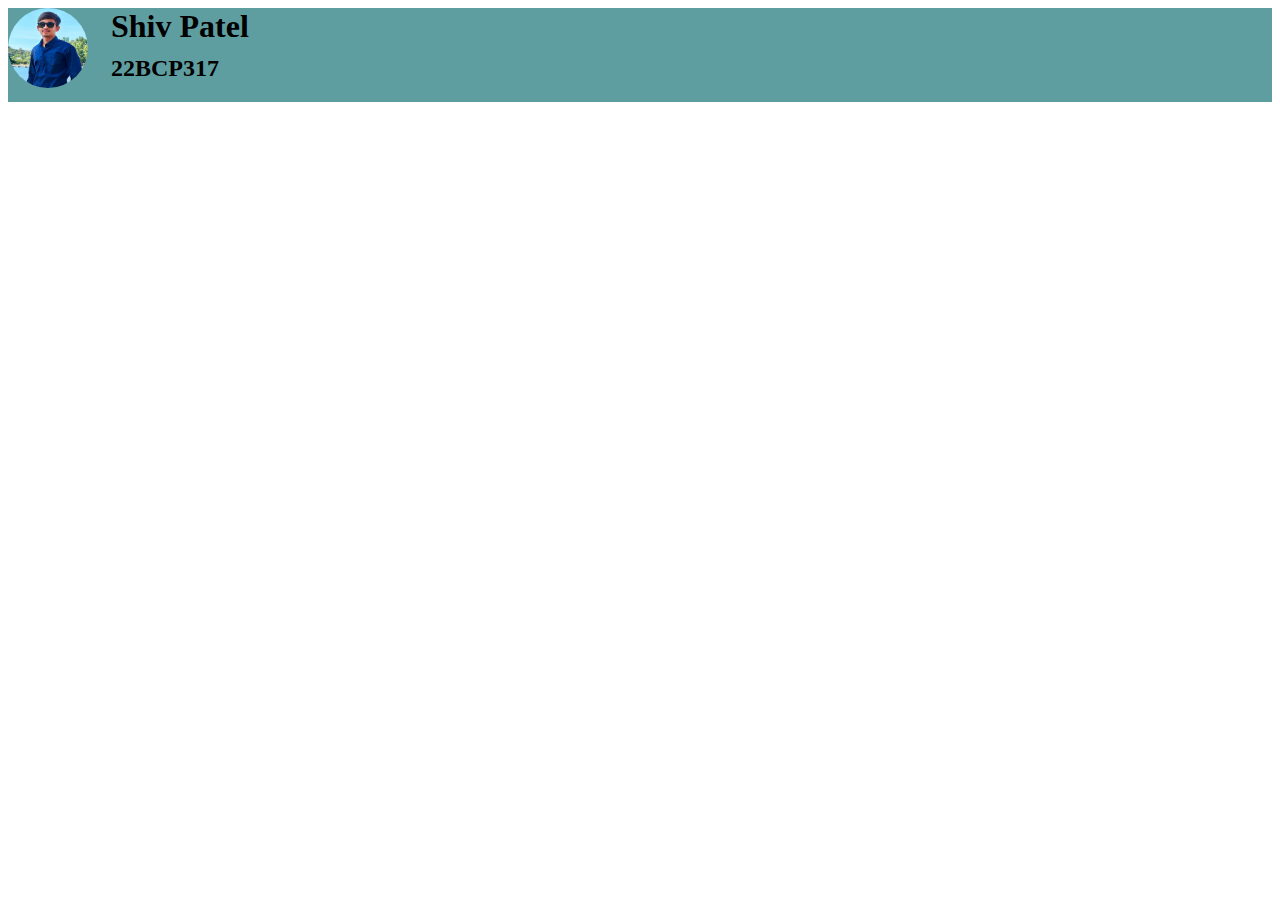
<file: redesign_card.html>
<!DOCTYPE html>
<html lang="en">

<head>
    <meta charset="UTF-8">
    <meta name="viewport" content="width=device-width, initial-scale=1.0">
    <title>Document</title>
    <link rel="stylesheet" href="redesign.css">
</head>

<body>
    <div class="card">
        <div class="TOP">
            <div class="IMAGE">
                <img class="frame-icon" loading="lazy" alt="" src="photos/photo_2.jpg">
            </div>
            <div class="top-heading">
                <h1 class="shiv">Shiv Patel</h1>
                <h2 class="roll">22BCP317</h2>
            </div>
        </div>
    </div>


</body>

</html>
</file>
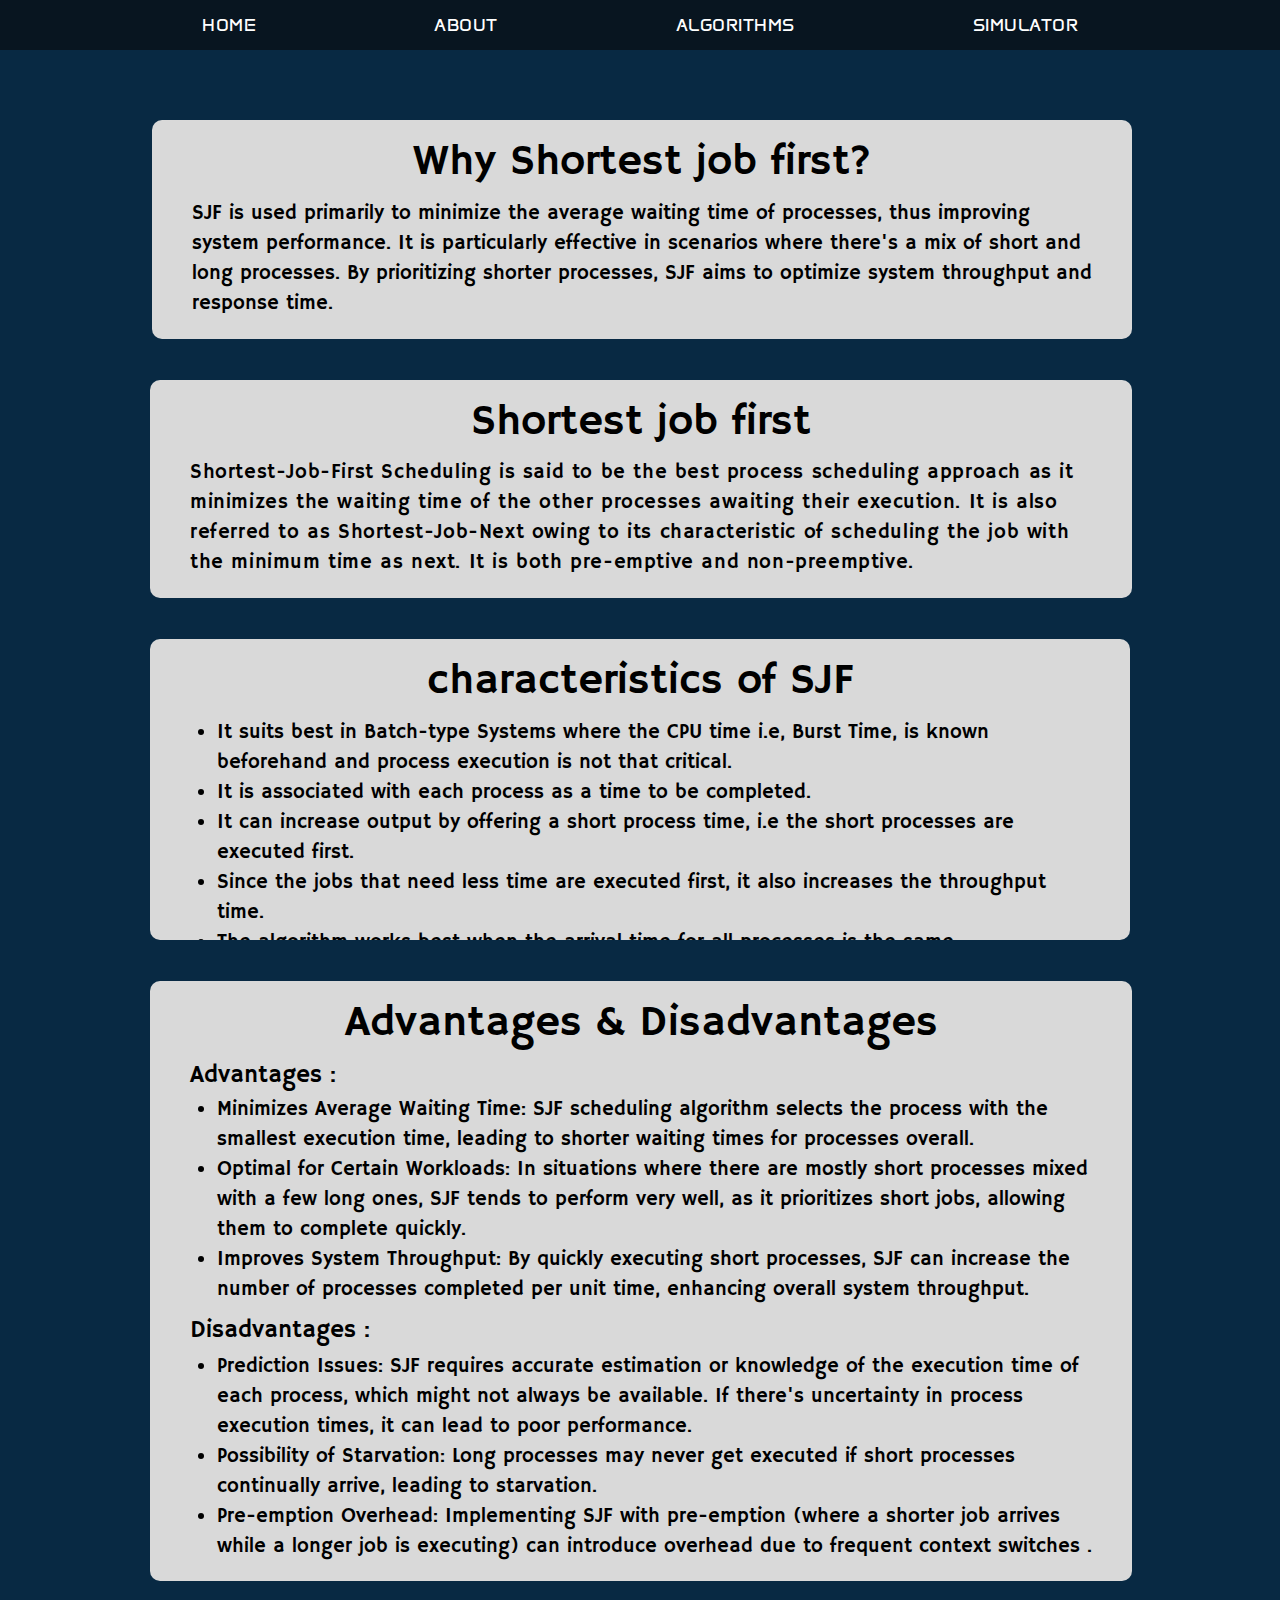
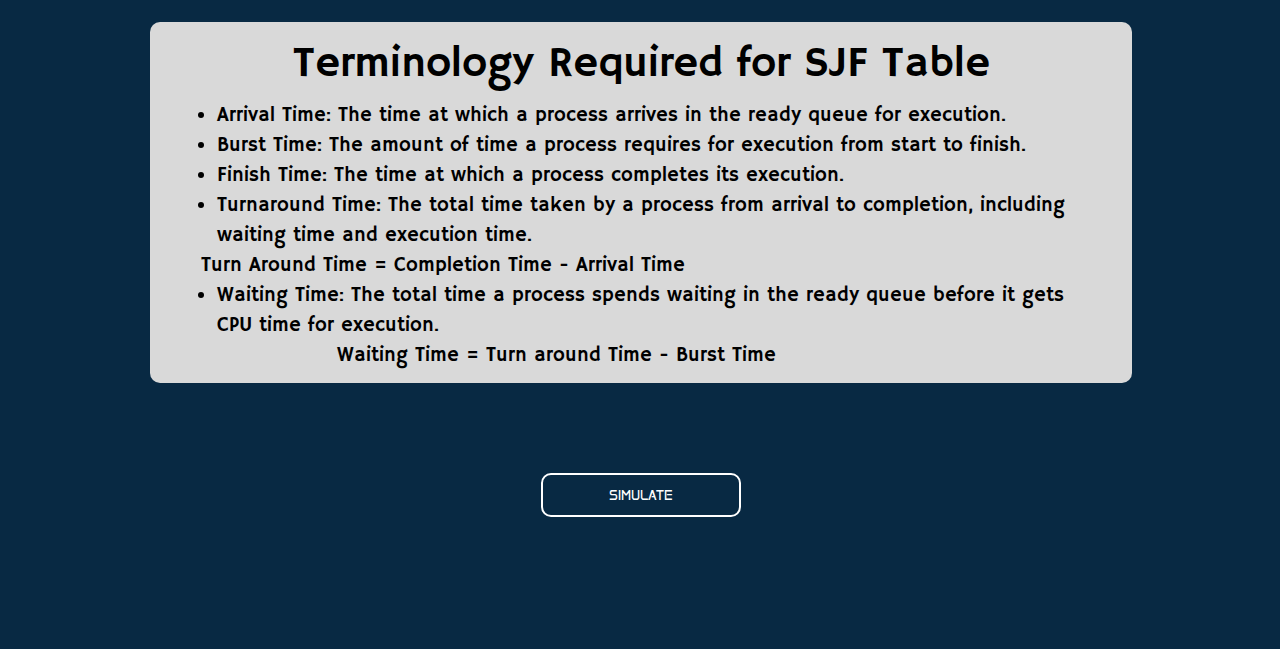
<file: sjf_more_info.html>
<!DOCTYPE html>
<html>

<head>
  <meta charset="utf-8" />
  <meta name="viewport" content="initial-scale=1, width=device-width" />


  <link rel="stylesheet" href="sjf_more_info.css" />
  <link rel="stylesheet" href="https://fonts.googleapis.com/css2?family=Hammersmith One:wght@400&display=swap" />
  <link rel="preconnect" href="https://fonts.googleapis.com">
  <link rel="preconnect" href="https://fonts.gstatic.com" crossorigin>
  <link href="https://fonts.googleapis.com/css2?family=Anta&display=swap" rel="stylesheet">
</head>

<body>
  <div class="navbar">
    <nav>
      <a class="hover" href="index.html">HOME</a>
      <a class="hover" href="card.html">ABOUT</a>
      <a class="hover" href="home.html">ALGORITHMS</a>
      <div class="dropdown">
        <a class="hover dropdown-toggle" href="#">SIMULATOR</a>
        <ul class="dropdown-content">
          <a class="drop" href="sjf.html">SJF</a>
          <a class="drop" href="dinningphilosopher.html">DINNING PHILOSOPHER</a>
          <a class="drop" href="disk.html">LOOK/C-LOOK</a>
          <a class="drop" href="fifo.html">PAGE REPLACEMENT</a>
        </ul>
      </div>
    </nav>
  </div>
  <div class="frame-parent">
    <div class="frame-parent-child"></div>
    <section class="frame-collection">
      <div class="frame-container">
        <div class="why-shortest-job-first-wrapper">
          <div class="why-shortest-job-container">
            <p class="why-shortest-job">Why Shortest job first?</p>
          </div>
        </div>
        <div class="sjf-is-used">
          SJF is used primarily to minimize the average waiting time of
          processes, thus improving system performance. It is particularly
          effective in scenarios where there's a mix of short and long
          processes. By prioritizing shorter processes, SJF aims to optimize
          system throughput and response time.
        </div>
      </div>
    </section>
    <section class="s-j-f-scheduling-frame">
      <div class="frame-parent1">
        <div class="shortest-job-first-wrapper">
          <div class="shortest-job-first-container">
            <p class="shortest-job-first3">Shortest job first</p>
            <p class="blank-line">&nbsp;</p>
          </div>
        </div>
        <div class="shortest-job-first-scheduling">
          Shortest-Job-First Scheduling is said to be the best process
          scheduling approach as it minimizes the waiting time of the other
          processes awaiting their execution. It is also referred to as
          Shortest-Job-Next owing to its characteristic of scheduling the job
          with the minimum time as next. It is both pre-emptive and
          non-preemptive.
        </div>
      </div>
      <div class="disadvantages-frame">
        <div class="frame-parent2">
          <div class="characteristics-of-sjf-wrapper">
            <div class="characteristics-of-sjf-container">
              <p class="characteristics-of-sjf">characteristics of SJF</p>
            </div>
          </div>
          <div class="it-suits-best-container">
            <ul class="it-suits-best-in-batch-type-sy">
              <li class="it-suits-best">
                It suits best in Batch-type Systems where the CPU time i.e,
                Burst Time, is known beforehand and process execution is not
                that critical.
              </li>
              <li class="it-is-associated">
                It is associated with each process as a time to be completed.
              </li>
              <li class="it-can-increase">
                It can increase output by offering a short process time, i.e
                the short processes are executed first.
              </li>
              <li class="since-the-jobs">
                Since the jobs that need less time are executed first, it also
                increases the throughput time.
              </li>
              <li>
                The algorithm works best when the arrival time for all
                processes is the same.
              </li>
            </ul>
          </div>
        </div>
      </div>
      <div class="button-node-parent">
        <div class="button-node">
          <div class="advantages-disadvantages-container">
            <p class="advantages-disadvantages">Advantages & Disadvantages</p>
          </div>
        </div>
        <div class="advantages-minimizes-container">
          <p class="advantages">Advantages :</p>
          <ul class="minimizes-average-waiting-time">
            <li class="minimizes-average-waiting-time1">
              <span class="minimizes-average-waiting">Minimizes Average Waiting Time: SJF scheduling algorithm
                selects the process with the smallest execution time, leading
                to shorter waiting times for processes overall.</span>
            </li>
            <li class="optimal-for-certain-workloads">
              <span class="optimal-for-certain">Optimal for Certain Workloads: In situations where there are
                mostly short processes mixed with a few long ones, SJF tends
                to perform very well, as it prioritizes short jobs, allowing
                them to complete quickly.</span>
            </li>
            <li>
              <span class="improves-system-throughput">Improves System Throughput: By quickly executing short
                processes, SJF can increase the number of processes completed
                per unit time, enhancing overall system throughput.</span>
            </li>
          </ul>
        </div>
        <div class="disadvantages-prediction-container">
          <p class="disadvantages">Disadvantages :</p>
          <ul class="prediction-issues-sjf-require">
            <li class="prediction-issues-sjf-require1">
              <span>
                <span class="prediction-issues-sjf">Prediction Issues: SJF requires accurate estimation or
                  knowledge of the execution time of each process, which might
                  not always be available. If there's uncertainty in process
                  execution times, it can lead to poor performance.</span>
              </span>
            </li>
            <li class="possibility-of-starvation-lon">
              <span>
                <span class="possibility-of-starvation">Possibility of Starvation: Long processes may never get
                  executed if short processes continually arrive, leading to
                  starvation.</span>
              </span>
            </li>
            <li>
              <span>
                <span class="pre-emption-overhead-implemen">Pre-emption Overhead: Implementing SJF with pre-emption
                  (where a shorter job arrives while a longer job is
                  executing) can introduce overhead due to frequent context
                  switches</span>
                <span class="span">.</span>
              </span>
            </li>
          </ul>
        </div>
      </div>
      <div class="frame-parent3">
        <div class="terminology-required-for-sjf-t-wrapper">
          <div class="terminology-required-for-container">
            <p class="terminology-required-for">
              Terminology Required for SJF Table
            </p>
          </div>
        </div>
        <div class="arrival-time-the-container">
          <ul class="arrival-time-the-time-at-whic">
            <li class="arrival-time-the">
              Arrival Time: The time at which a process arrives in the ready
              queue for execution.
            </li>
            <li class="burst-time-the">
              Burst Time: The amount of time a process requires for execution
              from start to finish.
            </li>
            <li class="finish-time-the">
              Finish Time: The time at which a process completes its
              execution.
            </li>
            <li class="turnaround-time-the">
              Turnaround Time: The total time taken by a process from arrival
              to completion, including waiting time and execution time.
            </li>
          </ul>
          <p class="turn-around-time">
              Turn Around Time = Completion Time - Arrival Time
          </p>
          <ul class="waiting-time-the-total-time-a">
            <li class="waiting-time-the">
              Waiting Time: The total time a process spends waiting in the
              ready queue before it gets CPU time for execution.
            </li>
          </ul>
          <p class="waiting-time">
                                                Waiting Time = Turn around
            Time - Burst Time
          </p>
        </div>
      </div>
    </section>
    <div class="button-frame">
      <a href="sjf.html"><button class="btn btn1">Simulate</button></a>
    </div>
  </div>
</body>

</html>
</file>
<file: homepage.css>
* {
  margin: 0;
  padding: 0;

}

/* .navbar {
    background: #081520;
    font-family: "Anta", sans-serif;
    font-weight: 400;
    font-style: normal;
}

nav {
  
    height: 50px;
    width: 70vw;
    min-width: 600px;
    display: flex;
    align-items: center;
    justify-content: space-between;
    margin: auto;
}

nav a {
    position: relative;
    text-decoration: none;
    color: #ffffff;
    font-size: 18px;
    letter-spacing: 0.5px;
   
    padding: 0 10px;
}

nav a:after {
    content: "";
    position: absolute;
    background-color: #216b8c;;
    height: 3px;
    width: 0;
    left: 0;
    bottom: -10px;
    transition: 0.5s;

}

nav a:hover {
    color: #9bdcff;
}

nav a:hover:after {
    width: 100%;
} */

.dropdown:hover .dropdown-content,
.dropdown:hover .dropdown-content:hover {
  display: block;
}

.navbar {
  background: #081520;
  font-family: "Anta", sans-serif;
  font-weight: 400;
  font-style: normal;
}

nav {
  height: 50px;
  width: 70vw;
  min-width: 600px;
  display: flex;
  align-items: center;
  justify-content: space-between;
  margin: auto;
}

nav .hover {
  position: relative;
  text-decoration: none;
  color: #ffffff;
  font-size: 18px;
  letter-spacing: 0.5px;
  padding: 0 10px;
}

nav .hover:after {
  content: "";
  position: absolute;
  background-color: #216b8c;
  height: 3px;
  width: 0;
  left: 0;
  bottom: -10px;
  transition: width 0.7s;
  /* Adjusted transition duration */
}

nav .hover:hover {
  color: #9bdcff;
}

nav .hover:hover:after {
  width: 100%;
}

.dropdown-content {
  display: none;
  position: absolute;
  text-decoration: none;
  background-color: #081520;
  min-width: 160px;
  z-index: 1;
  margin-top: 10px;
  transition: opacity 1s ease-in-out;
  /* Adjusted transition duration */
}

.dropdown-content a {
  color: #ffffff;
  padding: 12px 16px;
  text-decoration: none;
  display: block;
}

.dropdown-content a:hover {
  color: #1868a7;
  transition-duration: 0.1s;
}

.homepage {
  height: 94vh;
  background-image: url(photos/home.png);
  background-size: cover;
  background-position: center;
  background-repeat: no-repeat;
  background-attachment: fixed;
  color: white;
  display: flex;
  flex-direction: column;
  justify-content: center;
  align-items: center;
}

.PARA {
  text-shadow: #47D2FE 1px 0 10px;
  text-align: center;
  font-size: 93px;
  position: relative;
  z-index: 1;
  font-family: "Anta", sans-serif;
  font-weight: 400;
  font-style: normal;
  transition: 0.5s;
}

.PARA:hover {

  -webkit-text-stroke: 2px #fff;
  color: transparent;
  cursor: pointer;
}


.btn {
  border-radius: 10px;
  background: none;
  color: #fff;
  border: 2px solid #ffffff;
  text-transform: uppercase;
  padding: 12px 20px;
  min-width: 200px;
  margin: 10px;
  cursor: pointer;
  transition: color 0.4s linear;
  position: relative;
  z-index: 0;
  font-family: "Anta", sans-serif;
  font-weight: 400;
  font-style: normal;
}

.btn:hover {
  color: #fff;
  overflow: hidden;
  border-radius: 10px;
}

.btn::before {
  content: "";
  position: absolute;
  border-radius: 10px;
  left: 0;
  top: 0;
  width: 100%;
  height: 100%;
  /* background: #000; */
  z-index: -1;
  /* background-image: linear-gradient(to right, rgb(7, 15, 43) 0%, rgb(27, 26, 85) 45% , rgb(83, 92, 145) 100%); */
  background: linear-gradient(94.82deg,
      #00192c 14.6%,
      #003a67 55.34%,
      #1868a7 79.26%,
      #2774b2);
  transition: transform 0.5s;
  transform-origin: 0 0;
  transition-timing-function: cubic-bezier(0.5, 1.6, 0.4, 0.7);
  overflow: hidden;
}

.btn1::before {
  transform: scaleY(0);
  overflow: hidden;

}

.btn1:hover::before {
  transform: scaleY(1);
  overflow: hidden;
}


/* .btn::before {
    content: "";
    position: absolute;
    border-radius: 10px;
    left: 0;
    top: 0;
    width: 100%;
    height: 100%;
    background: #000;
    z-index: -1; 
    transition: transform 0.5s; 
    transform-origin: 0 0;
    transition-timing-function: cubic-bezier(0.5, 1.6, 0.4, 0.7);
    overflow: hidden;
    transform: scaleY(0);
}

.btn1::before {
    transform: scaleY(0);
    overflow: hidden;
}

.btn1:hover::before {
    transform: scaleY(1);
    overflow: hidden;
} */
</file>
<file: btn.css>
* {
    margin: 0;
    padding: 0;
}

.middle {
    position: absolute;
    top: 50%;
    left: 50%;
    transform: translate(-50%, -50%);
    text-align: center;
}

.btn {
    background: none;
    border: 2px solid #000;
    text-transform: uppercase;
    padding: 12px 20px;
    min-width: 200px;
    margin: 10px;
    cursor: pointer;
    transition: color 0.4 linear;
    position: relative;
}

.btn:hover {
    color: #fff;

}

.btn::before {
    content: "";
    position: absolute;
    left: 0;
    top: 0;
    width: 100%;
    height: 100%;
    background: #000;
    z-index: -1;
    transition: transform 0.5s;
    transform-origin: 0 0;
    transition-timing-function: cubic-bezier(0.5, 1.6, 0.4, 0.7);

}

.btn1::before {
    transform: scaleX(0);
}

.btn2::before {
    transform: scaleY(0);
}

.btn1:hover::before {
    transform: scaleX(1);
}

.btn2:hover::before {
    transform: scaleY(1);
}
</file>
<file: dinning_info.css>
body {
  margin: 0;
  line-height: normal;
}

:root {
  /* fonts */
  --font-inter: Inter;
  --font-hammersmith-one: "Hammersmith One";

  /* font sizes */
  --font-size-sm: 14px;
  --font-size-5xl: 24px;
  --font-size-lgi: 19px;
  --font-size-17xl: 36px;
  --font-size-3xl: 22px;
  --font-size-10xl: 29px;
  --font-size-11xl: 30px;
  --font-size-lg: 18px;
  --font-size-xl: 20px;
  --font-size-base: 16px;
  --font-size-24xl: 43px;
  --font-size-7xl: 26px;
  --font-size-15xl: 34px;

  /* Colors */
  --color-darkslategray-100: #3b3b3b;
  --color-darkslategray: #082943;
  --color-gainsboro-100: #e6e6e6;
  --color-gainsboro-200: #eadbdb;
  --color-gainsboro: #d9d9d9;
  --color-white: #fff;
  --color-slategray: #517c96;
  --color-black: #000;
  --color-gray: #0f1035;
  --color-silver: #bfbfbf;

  /* Gaps */
  --gap-11xl: 30px;
  --gap-41xl: 60px;
  --gap-xl: 20px;
  --gap-6xs: 7px;
  --gap-46xl: 65px;
  --gap-13xl: 32px;
  --gap-22xl: 41px;
  --gap-3xs: 10px;

  /* Paddings */
  --padding-48xl: 67px;
  --padding-14xl: 33px;
  --padding-11xl: 30px;
  --padding-18xl: 37px;
  --padding-xl: 20px;
  --padding-5xl: 24px;
  --padding-34xl: 53px;
  --padding-60xl: 79px;
  --padding-sm: 14px;
  --padding-20xl: 39px;
  --padding-31xl: 50px;
  --padding-11xs: 2px;
  --padding-7xs: 6px;
  --padding-8xs: 5px;
  --padding-8xl: 27px;
  --padding-3xl: 22px;
  --padding-6xl: 25px;
  --padding-mini: 15px;
  --padding-6xs: 7px;
  --padding-51xl: 70px;
  --padding-25xl: 44px;
  --padding-21xl: 40px;
  --padding-50xl: 69px;
  --padding-15xl: 34px;

  /* Border radiuses */
  --br-3xs: 10px;
  --br-6xs: 7px;
  --br-11xl: 30px;
}

.dropdown:hover .dropdown-content,
.dropdown:hover .dropdown-content:hover {
  display: block;
}

.navbar {
  background: #081520;
  font-family: "Anta", sans-serif;
  font-weight: 400;
  font-style: normal;
}

nav {
  height: 50px;
  width: 70vw;
  min-width: 600px;
  display: flex;
  align-items: center;
  justify-content: space-between;
  margin: auto;
}

nav .hover {
  position: relative;
  text-decoration: none;
  color: #ffffff;
  font-size: 18px;
  letter-spacing: 0.5px;
  padding: 0 10px;
}

nav .hover:after {
  content: "";
  position: absolute;
  background-color: #216b8c;
  height: 3px;
  width: 0;
  left: 0;
  bottom: -10px;
  transition: width 0.7s;
  /* Adjusted transition duration */
}

nav .hover:hover {
  color: #9bdcff;
}

nav .hover:hover:after {
  width: 100%;
}

.dropdown-content {
  display: none;
  position: absolute;
  text-decoration: none;
  background-color: #081520;
  min-width: 160px;
  z-index: 2;
  margin-top: 10px;
  transition: opacity 1s ease-in-out;
  /* Adjusted transition duration */
}

.dropdown-content a {
  color: #ffffff;
  padding: 12px 16px;
  text-decoration: none;
  display: block;
}

.dropdown-content a:hover {
  color: #1868a7;
  transition-duration: 0.1s;
}

.dinning-rectangle {
  width: 1440px;
  height: 2716px;
  position: relative;
  background-color: var(--color-darkslategray);
  display: none;
  max-width: 100%;
}

.what-is-dining {
  margin: 0;
  flex: 1;
  position: relative;
  font-size: inherit;
  font-weight: 400;
  font-family: inherit;
  display: inline-block;
  max-width: 100%;
}

.what-is-dining-philosophers-p-wrapper {
  align-self: stretch;
  display: flex;
  flex-direction: row;
  align-items: flex-start;
  justify-content: flex-start;
  padding: 0 21px 0 21.5px;
  box-sizing: border-box;
  max-width: 100%;
}

.the-dining-philosophers {
  margin: 0;
}

.there-are-n {
  margin-bottom: 0;
}

.there-are-n-philosophers-sitti {
  margin: 0;
  font-family: inherit;
  font-size: inherit;
  padding-left: var(--padding-8xl);
}

.the-dining-philosophers-container {
  align-self: stretch;
  height: 439px;
  position: relative;
  font-size: var(--font-size-xl);
  line-height: 30px;
  text-align: left;
  display: inline-block;
  flex-shrink: 0;
}

.dinning-philosopher-wrapper,
.dinning-philosopher2 {
  display: flex;
  align-items: flex-start;
  justify-content: flex-start;
  box-sizing: border-box;
  max-width: 100%;
}

.dinning-philosopher2 {
  flex: 1;
  border-radius: var(--br-3xs);
  background-color: var(--color-gainsboro);
  overflow: hidden;
  flex-direction: column;
  padding: var(--padding-mini) var(--padding-21xl) 0;
  gap: var(--gap-3xs);
  z-index: 1;
}

.dinning-philosopher-wrapper {
  width: 982px;
  flex-direction: row;
  padding: 0 0 0 var(--padding-11xs);
  text-align: center;
  font-size: var(--font-size-24xl);
  color: var(--color-black);
  font-family: var(--font-hammersmith-one);
}

.main-challenges-in {
  margin: 0;
  flex: 1;
  position: relative;
  font-size: inherit;
  font-weight: 400;
  font-family: inherit;
  display: inline-block;
  max-width: 100%;
}

.main-challenges-in-dinning-phi-wrapper {
  align-self: stretch;
  display: flex;
  flex-direction: row;
  align-items: flex-start;
  justify-content: flex-start;
  padding: 0 41px 0 41.5px;
  box-sizing: border-box;
  max-width: 100%;
}

.the-main-challenge {
  align-self: stretch;
  height: 196px;
  position: relative;
  font-size: var(--font-size-xl);
  letter-spacing: 0.03em;
  line-height: 30px;
  text-align: left;
  display: inline-block;
  flex-shrink: 0;
}

.main-challenges {
  align-self: stretch;
  border-radius: var(--br-3xs);
  background-color: var(--color-gainsboro);
  overflow: hidden;
  display: flex;
  flex-direction: column;
  align-items: flex-start;
  justify-content: flex-start;
  padding: var(--padding-mini) var(--padding-21xl) 8px;
  box-sizing: border-box;
  gap: var(--gap-3xs);
  max-width: 100%;
  z-index: 1;
}

.dining-philosophers-problem {
  margin: 0;
  flex: 1;
  position: relative;
  font-size: inherit;
  font-weight: 400;
  font-family: inherit;
  display: inline-block;
  max-width: 100%;
}

.dining-philosophers-problem-i-wrapper {
  align-self: stretch;
  display: flex;
  flex-direction: row;
  align-items: flex-start;
  justify-content: flex-start;
  padding: 0 var(--padding-50xl);
  box-sizing: border-box;
  max-width: 100%;
}

.deadlock-this-occurs,
.starvation-even-without {
  margin-bottom: 0;
}

.deadlock-this-occurs-when-eac {
  margin: 0;
  font-family: inherit;
  font-size: inherit;
  padding-left: var(--padding-8xl);
}

.deadlock-this-occurs-container {
  align-self: stretch;
  height: 290px;
  position: relative;
  font-size: var(--font-size-xl);
  line-height: 30px;
  text-align: left;
  display: inline-block;
  flex-shrink: 0;
}

.problem {
  align-self: stretch;
  border-radius: var(--br-3xs);
  background-color: var(--color-gainsboro);
  overflow: hidden;
  display: flex;
  flex-direction: column;
  align-items: flex-start;
  justify-content: flex-start;
  padding: var(--padding-mini) var(--padding-21xl) 0;
  box-sizing: border-box;
  gap: var(--gap-3xs);
  max-width: 100%;
  z-index: 1;
}

.how-we-can {
  margin: 0;
  flex: 1;
  position: relative;
  font-size: inherit;
  font-weight: 400;
  font-family: inherit;
  display: inline-block;
  max-width: 100%;
}

.how-we-can-solve-it-wrapper {
  align-self: stretch;
  display: flex;
  flex-direction: row;
  align-items: flex-start;
  justify-content: flex-start;
  padding: 0 var(--padding-50xl);
  box-sizing: border-box;
  max-width: 100%;
}

.asymmetric-solution-introduce,
.mutexes-or-locks,
.resource-hierarchy-assign,
.semaphore-solution-use {
  margin-bottom: 0;
}

.mutexes-or-locks-use-mutexes {
  margin: 0;
  font-family: inherit;
  font-size: inherit;
  padding-left: var(--padding-8xl);
}

.mutexes-or-locks-container {
  align-self: stretch;
  height: 502px;
  position: relative;
  font-size: var(--font-size-xl);
  line-height: 30px;
  text-align: left;
  display: inline-block;
  flex-shrink: 0;
}

.how-to-solve {
  align-self: stretch;
  border-radius: var(--br-3xs);
  background-color: var(--color-gainsboro);
  overflow: hidden;
  display: flex;
  flex-direction: column;
  align-items: flex-start;
  justify-content: flex-start;
  padding: var(--padding-mini) var(--padding-21xl) 0;
  box-sizing: border-box;
  gap: var(--gap-3xs);
  max-width: 100%;
  z-index: 1;
}

.how-algorithm-work1 {
  margin: 0;
  width: 467px;
  position: relative;
  font-size: inherit;
  font-weight: 400;
  font-family: inherit;
  display: inline-block;
  flex-shrink: 0;
  max-width: 100%;
}

.how-algorithm-work-container {
  align-self: stretch;
  display: flex;
  flex-direction: row;
  align-items: flex-start;
  justify-content: center;
  max-width: 100%;
}

.initially-all-philosophers,
.when-a-philosopher {
  margin-bottom: 0;
}

.initially-all-philosophers-ar {
  margin: 0;
  font-family: inherit;
  font-size: inherit;
  padding-left: var(--padding-8xl);
}

.a-for-philosophers,
.b-for-the,
.c-if-both {
  margin: 0;
}

.after-eating-the,
.once-both-forks {
  margin-bottom: 0;
}

.once-both-forks-are-acquired {
  margin: 0;
  font-family: inherit;
  font-size: inherit;
  padding-left: var(--padding-8xl);
}

.initially-all-philosophers-container {
  align-self: stretch;
  position: relative;
  font-size: var(--font-size-xl);
  line-height: 30px;
  text-align: left;
  display: -webkit-inline-box;
  overflow: hidden;
  text-overflow: ellipsis;
  -webkit-line-clamp: 14;
  -webkit-box-orient: vertical;
}

.dinning-working,
.main-challenges-parent {
  display: flex;
  flex-direction: column;
  align-items: flex-start;
  justify-content: flex-start;
  box-sizing: border-box;
  max-width: 100%;
}

.dinning-working {
  align-self: stretch;
  border-radius: var(--br-3xs);
  background-color: var(--color-gainsboro);
  overflow: hidden;
  padding: var(--padding-mini) var(--padding-21xl) 0;
  gap: var(--gap-3xs);
  z-index: 1;
}

.main-challenges-parent {
  width: 980px;
  padding: 0 0 var(--padding-7xs);
  gap: var(--gap-22xl);
  text-align: center;
  font-size: var(--font-size-24xl);
  color: var(--color-black);
  font-family: var(--font-hammersmith-one);
}

.dinning-btn-child {
  height: 59px;
  width: 187px;
  position: relative;
  border-radius: var(--br-3xs);
  background-color: var(--color-gainsboro);
  display: none;
}

.simulate2 {
  flex: 1;
  position: relative;
  font-size: var(--font-size-5xl);
  font-family: var(--font-hammersmith-one);
  color: var(--color-black);
  text-align: left;
  z-index: 1;
}

.dinning-btn,
.dinning-btn-wrapper {
  display: flex;
  flex-direction: row;
  align-items: flex-start;
  box-sizing: border-box;
}

.dinning-btn {
  cursor: pointer;
  border: 0;
  padding: var(--padding-sm) var(--padding-25xl) var(--padding-mini);
  background-color: var(--color-gainsboro);
  width: 187px;
  border-radius: var(--br-3xs);
  justify-content: flex-start;
  z-index: 1;
}

.dinning-btn:hover {
  background-color: var(--color-silver);
}

.dinning-btn-wrapper {
  width: 982px;
  justify-content: center;
  padding: 0 3px 0 0;
  max-width: 100%;
}

.dinning-rectangle-parent {
  width: 100%;
  position: relative;
  background-color: var(--color-darkslategray);
  display: flex;
  flex-direction: column;
  align-items: center;
  justify-content: flex-start;
  padding: var(--padding-51xl) var(--padding-xl) 105px var(--padding-3xl);
  box-sizing: border-box;
  gap: var(--gap-22xl);
  letter-spacing: normal;
}

@media screen and (max-width: 900px) {

  .dining-philosophers-problem,
  .main-challenges-in,
  .what-is-dining {
    font-size: var(--font-size-15xl);
  }

  .dining-philosophers-problem-i-wrapper {
    padding-left: var(--padding-15xl);
    padding-right: var(--padding-15xl);
    box-sizing: border-box;
  }

  .how-we-can {
    font-size: var(--font-size-15xl);
  }

  .how-we-can-solve-it-wrapper {
    padding-left: var(--padding-15xl);
    padding-right: var(--padding-15xl);
    box-sizing: border-box;
  }

  .how-algorithm-work1 {
    font-size: var(--font-size-15xl);
  }
}

@media screen and (max-width: 700px) {

  .dinning-rectangle-parent,
  .main-challenges-parent {
    gap: 20px 41px;
  }
}

@media screen and (max-width: 450px) {
  .what-is-dining {
    font-size: var(--font-size-7xl);
  }

  .the-dining-philosophers-container {
    font-size: var(--font-size-base);
    line-height: 24px;
  }

  .main-challenges-in {
    font-size: var(--font-size-7xl);
  }

  .the-main-challenge {
    font-size: var(--font-size-base);
    line-height: 24px;
  }

  .dining-philosophers-problem {
    font-size: var(--font-size-7xl);
  }

  .deadlock-this-occurs-container {
    font-size: var(--font-size-base);
    line-height: 24px;
  }

  .how-we-can {
    font-size: var(--font-size-7xl);
  }

  .mutexes-or-locks-container {
    font-size: var(--font-size-base);
    line-height: 24px;
  }

  .how-algorithm-work1 {
    font-size: var(--font-size-7xl);
  }

  .initially-all-philosophers-container {
    font-size: var(--font-size-base);
    line-height: 24px;
  }

  .simulate2 {
    font-size: var(--font-size-lgi);
  }
}

.btn {
  border-radius: 10px;
  background: none;
  color: #fff;
  border: 2px solid #ffffff;
  text-transform: uppercase;
  padding: 12px 20px;
  min-width: 200px;
  margin: 10px;
  cursor: pointer;
  transition: color 0.4s linear;
  position: relative;
  z-index: 0;
  font-family: "Anta", sans-serif;
  font-weight: 400;
  font-style: normal;
}

.btn_a {
  display: contents;
}

.btn:hover {
  color: #fff;
  overflow: hidden;
  border-radius: 10px;
}

.btn::before {
  content: "";
  position: absolute;
  border-radius: 10px;
  left: 0;
  top: 0;
  width: 100%;
  height: 100%;
  /* background: #000; */
  z-index: -1;
  /* background-image: linear-gradient(to right, rgb(7, 15, 43) 0%, rgb(27, 26, 85) 45% , rgb(83, 92, 145) 100%); */
  background: linear-gradient(94.82deg,
      #00192c 14.6%,
      #003a67 55.34%,
      #1868a7 79.26%,
      #2774b2);
  transition: transform 0.5s;
  transform-origin: 0 0;
  transition-timing-function: cubic-bezier(0.5, 1.6, 0.4, 0.7);
  overflow: hidden;
}

.btn1::before {
  transform: scaleX(0);
  overflow: hidden;

}

.btn1:hover::before {
  transform: scaleX(1);
  overflow: hidden;
}
</file>
<file: disk_info.css>
body {
  margin: 0;
  line-height: normal;
}

:root {
  /* fonts */
  --font-inter: Inter;
  --font-hammersmith-one: "Hammersmith One";

  /* font sizes */
  --font-size-sm: 14px;
  --font-size-5xl: 24px;
  --font-size-lgi: 19px;
  --font-size-17xl: 36px;
  --font-size-3xl: 22px;
  --font-size-10xl: 29px;
  --font-size-11xl: 30px;
  --font-size-lg: 18px;
  --font-size-xl: 20px;
  --font-size-base: 16px;
  --font-size-24xl: 43px;
  --font-size-7xl: 26px;
  --font-size-15xl: 34px;

  /* Colors */
  --color-darkslategray-100: #3b3b3b;
  --color-darkslategray: #082943;
  --color-gainsboro-100: #e6e6e6;
  --color-gainsboro-200: #eadbdb;
  --color-gainsboro: #d9d9d9;
  --color-white: #fff;
  --color-slategray: #517c96;
  --color-black: #000;
  --color-gray: #0f1035;
  --color-silver: #bfbfbf;

  /* Gaps */
  --gap-11xl: 30px;
  --gap-41xl: 60px;
  --gap-xl: 20px;
  --gap-6xs: 7px;
  --gap-46xl: 65px;
  --gap-13xl: 32px;
  --gap-22xl: 41px;
  --gap-3xs: 10px;

  /* Paddings */
  --padding-48xl: 67px;
  --padding-14xl: 33px;
  --padding-11xl: 30px;
  --padding-18xl: 37px;
  --padding-xl: 20px;
  --padding-5xl: 24px;
  --padding-34xl: 53px;
  --padding-60xl: 79px;
  --padding-sm: 14px;
  --padding-20xl: 39px;
  --padding-31xl: 50px;
  --padding-11xs: 2px;
  --padding-7xs: 6px;
  --padding-8xs: 5px;
  --padding-8xl: 27px;
  --padding-3xl: 22px;
  --padding-6xl: 25px;
  --padding-mini: 15px;
  --padding-6xs: 7px;
  --padding-51xl: 70px;
  --padding-25xl: 44px;
  --padding-21xl: 40px;
  --padding-lgi: 19px;
  --padding-10xs: 3px;
  --padding-50xl: 69px;
  --padding-15xl: 34px;
  --padding-49xl: 68px;

  /* Border radiuses */
  --br-3xs: 10px;
  --br-6xs: 7px;
  --br-11xl: 30px;
}

.dropdown:hover .dropdown-content,
.dropdown:hover .dropdown-content:hover {
  display: block;
}

.navbar {
  background: #081520;
  font-family: "Anta", sans-serif;
  font-weight: 400;
  font-style: normal;
}

nav {
  height: 50px;
  width: 70vw;
  min-width: 600px;
  display: flex;
  align-items: center;
  justify-content: space-between;
  margin: auto;
}

nav .hover {
  position: relative;
  text-decoration: none;
  color: #ffffff;
  font-size: 18px;
  letter-spacing: 0.5px;
  padding: 0 10px;
}

nav .hover:after {
  content: "";
  position: absolute;
  background-color: #216b8c;
  height: 3px;
  width: 0;
  left: 0;
  bottom: -10px;
  transition: width 0.7s;
  /* Adjusted transition duration */
}

nav .hover:hover {
  color: #9bdcff;
}

nav .hover:hover:after {
  width: 100%;
}

.dropdown-content {
  display: none;
  position: absolute;
  text-decoration: none;
  background-color: #081520;
  min-width: 160px;
  z-index: 2;
  margin-top: 10px;
  transition: opacity 1s ease-in-out;
  /* Adjusted transition duration */
}

.dropdown-content a {
  color: #ffffff;
  padding: 12px 16px;
  text-decoration: none;
  display: block;
}

.dropdown-content a:hover {
  color: #1868a7;
  transition-duration: 0.1s;
}


.look-disk-schedule-child {
  width: 1440px;
  height: 3660px;
  position: relative;
  background-color: var(--color-darkslategray);
  display: none;
  max-width: 100%;
}

.look-disk-scheduling {
  margin: 0;
}

.look-disk-scheduling-container {
  width: 461px;
  position: relative;
  display: inline-block;
  flex-shrink: 0;
  max-width: 100%;
}

.look-algorithm {
  align-self: stretch;
  display: flex;
  flex-direction: row;
  align-items: flex-start;
  justify-content: center;
  max-width: 100%;
}

.the-look-algorithm,
.the-look-algorithm1 {
  margin: 0;
}

.the-look-algorithm-container {
  align-self: stretch;
  position: relative;
  font-size: var(--font-size-xl);
  line-height: 30px;
  text-align: left;
}

.look-disk,
.look-disk-wrapper {
  display: flex;
  align-items: flex-start;
  justify-content: flex-start;
  box-sizing: border-box;
  max-width: 100%;
}

.look-disk {
  flex: 1;
  border-radius: var(--br-3xs);
  background-color: var(--color-gainsboro);
  overflow: hidden;
  flex-direction: column;
  padding: var(--padding-mini) var(--padding-21xl) 13px;
  gap: var(--gap-3xs);
  z-index: 1;
}

.look-disk-wrapper {
  width: 982px;
  flex-direction: row;
  padding: 0 0 0 var(--padding-11xs);
  text-align: center;
  font-size: var(--font-size-24xl);
  color: var(--color-black);
  font-family: var(--font-hammersmith-one);
}

.blank-line2,
.functionality1 {
  margin: 0;
}

.functionality {
  height: 54px;
  width: 269px;
  position: relative;
  display: inline-block;
  flex-shrink: 0;
}

.functionality-wrapper {
  align-self: stretch;
  display: flex;
  flex-direction: row;
  align-items: flex-start;
  justify-content: center;
}

.look-aims-to {
  align-self: stretch;
  height: 188px;
  position: relative;
  font-size: var(--font-size-xl);
  letter-spacing: 0.03em;
  line-height: 30px;
  text-align: left;
  display: inline-block;
  flex-shrink: 0;
}

.look-functionality,
.lookfunctionality {
  display: flex;
  align-items: flex-start;
  justify-content: flex-start;
  box-sizing: border-box;
  max-width: 100%;
}

.look-functionality {
  flex: 1;
  border-radius: var(--br-3xs);
  background-color: var(--color-gainsboro);
  overflow: hidden;
  flex-direction: column;
  padding: var(--padding-mini) var(--padding-21xl) 0;
  gap: var(--gap-3xs);
  z-index: 1;
}

.lookfunctionality {
  align-self: stretch;
  flex-direction: row;
  padding: 0 0 0 var(--padding-11xs);
}

.how-algorithm-work2 {
  width: 467px;
  position: relative;
  display: inline-block;
  flex-shrink: 0;
  max-width: 100%;
}

.initialization {
  align-self: stretch;
  display: flex;
  flex-direction: row;
  align-items: flex-start;
  justify-content: center;
  max-width: 100%;
}

.it-continues-servicing,
.it-moves-in,
.the-disk-arm,
.the-disk-scheduler,
.upon-reaching-the {
  margin-bottom: 0;
}

.the-disk-scheduler-maintains-a {
  margin: 0;
  font-family: inherit;
  font-size: inherit;
  padding-left: var(--padding-8xl);
}

.the-disk-scheduler-container {
  align-self: stretch;
  height: 283px;
  position: relative;
  font-size: var(--font-size-xl);
  line-height: 30px;
  text-align: left;
  display: inline-block;
  flex-shrink: 0;
}

.look-working,
.lookfunctionality1 {
  display: flex;
  align-items: flex-start;
  justify-content: flex-start;
  box-sizing: border-box;
  max-width: 100%;
}

.look-working {
  flex: 1;
  border-radius: var(--br-3xs);
  background-color: var(--color-gainsboro);
  overflow: hidden;
  flex-direction: column;
  padding: var(--padding-mini) var(--padding-21xl) var(--padding-xl);
  gap: var(--gap-3xs);
  z-index: 1;
}

.lookfunctionality1 {
  align-self: stretch;
  flex-direction: row;
  padding: 0 0 0 var(--padding-11xs);
}

.advantages-disadvantages2 {
  margin: 0;
}

.advantages-disadvantages-container2 {
  width: 689px;
  position: relative;
  display: inline-block;
  flex-shrink: 0;
  max-width: 100%;
}

.request {
  align-self: stretch;
  display: flex;
  flex-direction: row;
  align-items: flex-start;
  justify-content: center;
  max-width: 100%;
  text-align: center;
  font-size: var(--font-size-24xl);
}

.advantages2 {
  margin-block-start: 0;
  margin-block-end: 5px;
}

.reduced-seek-time {
  line-height: 30px;
}

.reduced-seek-time-look-optimi1 {
  margin-bottom: 0;
}

.fairness-it-ensures {
  line-height: 30px;
}

.fairness-it-ensures-fairness {
  margin-bottom: 0;
}

.simplicity-look-is {
  line-height: 30px;
}

.reduced-seek-time-look-optimi {
  margin: 0;
  font-family: inherit;
  font-size: var(--font-size-xl);
  padding-left: var(--padding-8xl);
}

.advantages-reduced-container {
  align-self: stretch;
  position: relative;
}

.disadvantages2 {
  margin-block-start: 0;
  margin-block-end: 5px;
  line-height: 133.3%;
}

.increased-variance-there {
  line-height: 30px;
}

.increased-variance-there-migh1 {
  margin-bottom: 0;
}

.suboptimal-performance-in {
  line-height: 30px;
}

.increased-variance-there-migh {
  margin: 0;
  font-family: inherit;
  font-size: var(--font-size-xl);
  padding-left: var(--padding-8xl);
}

.disadvantages-increased-container {
  align-self: stretch;
  position: relative;
}

.look-adv-disadv {
  align-self: stretch;
  border-radius: var(--br-3xs);
  background-color: var(--color-gainsboro);
  overflow: hidden;
  display: flex;
  flex-direction: column;
  align-items: flex-start;
  justify-content: flex-start;
  padding: var(--padding-mini) var(--padding-21xl) var(--padding-5xl);
  box-sizing: border-box;
  gap: var(--gap-3xs);
  max-width: 100%;
  z-index: 1;
  text-align: left;
  font-size: var(--font-size-5xl);
}

.c-look-disk-scheduling {
  width: 476px;
  position: relative;
  display: inline-block;
  flex-shrink: 0;
  max-width: 100%;
}

.c-look-disk-scheduling-wrapper {
  align-self: stretch;
  display: flex;
  flex-direction: row;
  align-items: flex-start;
  justify-content: center;
  max-width: 100%;
}

.the-clook-circular {
  align-self: stretch;
  height: 191px;
  position: relative;
  font-size: var(--font-size-xl);
  line-height: 30px;
  text-align: left;
  display: inline-block;
  flex-shrink: 0;
}

.clook-disk {
  align-self: stretch;
  border-radius: var(--br-3xs);
  background-color: var(--color-gainsboro);
  overflow: hidden;
  display: flex;
  flex-direction: column;
  align-items: flex-start;
  justify-content: flex-start;
  padding: var(--padding-mini) var(--padding-21xl) 0;
  box-sizing: border-box;
  gap: var(--gap-3xs);
  max-width: 100%;
  z-index: 1;
}

.blank-line3,
.functionality3 {
  margin: 0;
}

.functionality2 {
  height: 54px;
  width: 269px;
  position: relative;
  display: inline-block;
  flex-shrink: 0;
}

.functionality-container {
  align-self: stretch;
  display: flex;
  flex-direction: row;
  align-items: flex-start;
  justify-content: center;
}

.c-look-circular-look,
.c-look-starts-servicing {
  margin: 0;
}

.c-look-circular-look-container {
  align-self: stretch;
  height: 290px;
  position: relative;
  font-size: var(--font-size-xl);
  letter-spacing: 0.03em;
  line-height: 30px;
  text-align: left;
  display: inline-block;
  flex-shrink: 0;
}

.clook-functionality,
.lookfunctionality-parent {
  display: flex;
  flex-direction: column;
  align-items: flex-start;
  justify-content: flex-start;
}

.clook-functionality {
  align-self: stretch;
  border-radius: var(--br-3xs);
  background-color: var(--color-gainsboro);
  overflow: hidden;
  padding: var(--padding-mini) var(--padding-21xl) 0;
  gap: var(--gap-3xs);
  z-index: 1;
}

.lookfunctionality-parent {
  width: 982px;
  gap: var(--gap-22xl);
  max-width: 100%;
  text-align: center;
  font-size: var(--font-size-24xl);
  color: var(--color-black);
  font-family: var(--font-hammersmith-one);
}

.how-algorithm-work3 {
  width: 467px;
  position: relative;
  display: inline-block;
  flex-shrink: 0;
  max-width: 100%;
}

.initialization1 {
  align-self: stretch;
  display: flex;
  flex-direction: row;
  align-items: flex-start;
  justify-content: center;
  max-width: 100%;
}

.back-to-the,
.initialization-the-disk,
.scan-the-algorithm,
.scheduling-request-when {
  margin-bottom: 0;
}

.initialization-the-disk-arm-s {
  margin: 0;
  font-family: inherit;
  font-size: inherit;
  padding-left: var(--padding-8xl);
}

.initialization-the-disk-container {
  align-self: stretch;
  height: 351px;
  position: relative;
  font-size: var(--font-size-xl);
  line-height: 30px;
  text-align: left;
  display: inline-block;
  flex-shrink: 0;
}

.clook-working {
  width: 980px;
  border-radius: var(--br-3xs);
  background-color: var(--color-gainsboro);
  overflow: hidden;
  display: flex;
  flex-direction: column;
  align-items: flex-start;
  justify-content: flex-start;
  padding: var(--padding-mini) var(--padding-21xl) 0;
  box-sizing: border-box;
  gap: var(--gap-3xs);
  max-width: 100%;
  z-index: 1;
  text-align: center;
  font-size: var(--font-size-24xl);
  color: var(--color-black);
  font-family: var(--font-hammersmith-one);
}

.advantages-disadvantages3 {
  margin: 0;
}

.advantages-disadvantages-container3 {
  width: 689px;
  position: relative;
  display: inline-block;
  flex-shrink: 0;
  max-width: 100%;
}

.request1 {
  align-self: stretch;
  display: flex;
  flex-direction: row;
  align-items: flex-start;
  justify-content: center;
  max-width: 100%;
  text-align: center;
  font-size: var(--font-size-24xl);
}

.advantages3 {
  margin-block-start: 0;
  margin-block-end: 5px;
}

.reduced-seek-time1 {
  white-space: pre-wrap;
}

.reduced-seek-time-c-look-redu1 {
  margin-bottom: 0;
}

.improved-throughput-by {
  white-space: pre-wrap;
}

.improved-throughput-by-minimi {
  margin-bottom: 0;
  white-space: pre-wrap;
}

.simple-implementation-c-look,
.simple-implementation-c-look1 {
  white-space: pre-wrap;
}

.reduced-seek-time-c-look-redu {
  margin: 0;
  font-family: inherit;
  font-size: var(--font-size-xl);
  padding-left: var(--padding-8xl);
}

.advantages-reduced-container1 {
  align-self: stretch;
  height: 184px;
  position: relative;
  display: inline-block;
}

.disadvantages3 {
  margin-block-start: 0;
  margin-block-end: 5px;
}

.starvation-requests {
  white-space: pre-wrap;
}

.starvation-requests-located1 {
  margin-bottom: 0;
}

.inefficiency-in-some {
  white-space: pre-wrap;
}

.inefficiency-in-some-cases-c {
  margin-bottom: 0;
}

.no-consideration-of {
  white-space: pre-wrap;
}

.starvation-requests-located {
  margin: 0;
  font-family: inherit;
  font-size: var(--font-size-xl);
  padding-left: var(--padding-8xl);
}

.disadvantages-starvation-container {
  align-self: stretch;
  height: 277px;
  position: relative;
  line-height: 133.3%;
  display: inline-block;
  flex-shrink: 0;
}

.clook-adv-disadv,
.clook-adv-disadv-wrapper {
  display: flex;
  align-items: flex-start;
  justify-content: flex-start;
  box-sizing: border-box;
  max-width: 100%;
}

.clook-adv-disadv {
  flex: 1;
  border-radius: var(--br-3xs);
  background-color: var(--color-gainsboro);
  overflow: hidden;
  flex-direction: column;
  padding: var(--padding-mini) var(--padding-21xl) 0;
  gap: var(--gap-3xs);
  z-index: 1;
}

.clook-adv-disadv-wrapper {
  width: 980px;
  flex-direction: row;
  padding: 0 0 var(--padding-lgi);
  text-align: left;
  font-size: var(--font-size-5xl);
  color: var(--color-black);
  font-family: var(--font-hammersmith-one);
}

.disk-btn-child {
  height: 59px;
  width: 187px;
  position: relative;
  border-radius: var(--br-3xs);
  background-color: var(--color-gainsboro);
  display: none;
}

.simulate3 {
  flex: 1;
  position: relative;
  font-size: var(--font-size-5xl);
  font-family: var(--font-hammersmith-one);
  color: var(--color-black);
  text-align: left;
  z-index: 1;
}

.disk-btn,
.disk-btn-wrapper {
  display: flex;
  flex-direction: row;
  align-items: flex-start;
  box-sizing: border-box;
}

.disk-btn {
  cursor: pointer;
  border: 0;
  padding: var(--padding-sm) var(--padding-25xl) var(--padding-mini);
  background-color: var(--color-gainsboro);
  width: 187px;
  border-radius: var(--br-3xs);
  justify-content: flex-start;
  z-index: 1;
}

.disk-btn:hover {
  background-color: var(--color-silver);
}

.disk-btn-wrapper {
  width: 982px;
  justify-content: center;
  padding: 0 var(--padding-10xs) 0 0;
  max-width: 100%;
}

.look-disk-schedule {
  width: 100%;
  position: relative;
  background-color: var(--color-darkslategray);
  display: flex;
  flex-direction: column;
  align-items: center;
  justify-content: flex-start;
  padding: var(--padding-49xl) var(--padding-xl) var(--padding-49xl) var(--padding-3xl);
  box-sizing: border-box;
  gap: var(--gap-22xl);
  letter-spacing: normal;
}

@media screen and (max-width: 750px) {

  .advantages-disadvantages-container2,
  .advantages-disadvantages-container3,
  .c-look-disk-scheduling,
  .functionality,
  .functionality2,
  .how-algorithm-work2,
  .how-algorithm-work3,
  .look-disk-scheduling-container {
    font-size: var(--font-size-15xl);
  }
}

@media screen and (max-width: 675px) {

  .look-disk-schedule,
  .lookfunctionality-parent {
    gap: 20px 41px;
  }
}

@media screen and (max-width: 450px) {
  .look-disk-scheduling-container {
    font-size: var(--font-size-7xl);
  }

  .the-look-algorithm-container {
    font-size: var(--font-size-base);
    line-height: 24px;
  }

  .functionality {
    font-size: var(--font-size-7xl);
  }

  .look-aims-to {
    font-size: var(--font-size-base);
    line-height: 24px;
  }

  .how-algorithm-work2 {
    font-size: var(--font-size-7xl);
  }

  .the-disk-scheduler-container {
    font-size: var(--font-size-base);
    line-height: 24px;
  }

  .advantages-disadvantages-container2 {
    font-size: var(--font-size-7xl);
  }

  .advantages-reduced-container,
  .disadvantages-increased-container {
    font-size: var(--font-size-base);
  }

  .c-look-disk-scheduling {
    font-size: var(--font-size-7xl);
  }

  .the-clook-circular {
    font-size: var(--font-size-base);
    line-height: 24px;
  }

  .functionality2 {
    font-size: var(--font-size-7xl);
  }

  .c-look-circular-look-container {
    font-size: var(--font-size-base);
    line-height: 24px;
  }

  .how-algorithm-work3 {
    font-size: var(--font-size-7xl);
  }

  .initialization-the-disk-container {
    font-size: var(--font-size-base);
    line-height: 24px;
  }

  .advantages-disadvantages-container3 {
    font-size: var(--font-size-7xl);
  }

  .advantages-reduced-container1 {
    font-size: var(--font-size-base);
  }

  .disadvantages-starvation-container {
    font-size: var(--font-size-base);
    line-height: 26px;
  }

  .simulate3 {
    font-size: var(--font-size-lgi);
  }
}

.btn {
  border-radius: 10px;
  background: none;
  color: #fff;
  border: 2px solid #ffffff;
  text-transform: uppercase;
  padding: 12px 20px;
  min-width: 200px;
  margin: 10px;
  cursor: pointer;
  transition: color 0.4s linear;
  position: relative;
  z-index: 0;
  font-family: "Anta", sans-serif;
  font-weight: 400;
  font-style: normal;
}

.btn_a {
  display: contents;
}

.btn:hover {
  color: #fff;
  overflow: hidden;
  border-radius: 10px;
}

.btn::before {
  content: "";
  position: absolute;
  border-radius: 10px;
  left: 0;
  top: 0;
  width: 100%;
  height: 100%;
  /* background: #000; */
  z-index: -1;
  /* background-image: linear-gradient(to right, rgb(7, 15, 43) 0%, rgb(27, 26, 85) 45% , rgb(83, 92, 145) 100%); */
  background: linear-gradient(94.82deg,
      #00192c 14.6%,
      #003a67 55.34%,
      #1868a7 79.26%,
      #2774b2);
  transition: transform 0.5s;
  transform-origin: 0 0;
  transition-timing-function: cubic-bezier(0.5, 1.6, 0.4, 0.7);
  overflow: hidden;
}

.btn1::before {
  transform: scaleX(0);
  overflow: hidden;

}

.btn1:hover::before {
  transform: scaleX(1);
  overflow: hidden;
}
</file>
<file: fifo_info.css>
body {
  margin: 0;
  line-height: normal;
}

:root {
  /* fonts */
  --font-inter: Inter;
  --font-hammersmith-one: "Hammersmith One";

  /* font sizes */
  --font-size-sm: 14px;
  --font-size-5xl: 24px;
  --font-size-lgi: 19px;
  --font-size-17xl: 36px;
  --font-size-3xl: 22px;
  --font-size-10xl: 29px;
  --font-size-11xl: 30px;
  --font-size-lg: 18px;
  --font-size-xl: 20px;
  --font-size-base: 16px;
  --font-size-24xl: 43px;
  --font-size-7xl: 26px;
  --font-size-15xl: 34px;

  /* Colors */
  --color-darkslategray-100: #3b3b3b;
  --color-darkslategray: #082943;
  --color-gainsboro-100: #e6e6e6;
  --color-gainsboro-200: #eadbdb;
  --color-gainsboro: #d9d9d9;
  --color-white: #fff;
  --color-slategray: #517c96;
  --color-black: #000;
  --color-gray: #0f1035;
  --color-silver: #bfbfbf;

  /* Gaps */
  --gap-11xl: 30px;
  --gap-41xl: 60px;
  --gap-xl: 20px;
  --gap-6xs: 7px;
  --gap-46xl: 65px;
  --gap-13xl: 32px;
  --gap-22xl: 41px;
  --gap-3xs: 10px;

  /* Paddings */
  --padding-48xl: 67px;
  --padding-14xl: 33px;
  --padding-11xl: 30px;
  --padding-18xl: 37px;
  --padding-xl: 20px;
  --padding-5xl: 24px;
  --padding-34xl: 53px;
  --padding-60xl: 79px;
  --padding-sm: 14px;
  --padding-20xl: 39px;
  --padding-31xl: 50px;
  --padding-11xs: 2px;
  --padding-7xs: 6px;
  --padding-8xs: 5px;
  --padding-8xl: 27px;
  --padding-3xl: 22px;
  --padding-6xl: 25px;
  --padding-mini: 15px;
  --padding-6xs: 7px;
  --padding-51xl: 70px;
  --padding-25xl: 44px;
  --padding-21xl: 40px;

  /* Border radiuses */
  --br-3xs: 10px;
  --br-6xs: 7px;
  --br-11xl: 30px;
}

.dropdown:hover .dropdown-content,
.dropdown:hover .dropdown-content:hover {
  display: block;
}

.navbar {
  background: #081520;
  font-family: "Anta", sans-serif;
  font-weight: 400;
  font-style: normal;
}

nav {
  height: 50px;
  width: 70vw;
  min-width: 600px;
  display: flex;
  align-items: center;
  justify-content: space-between;
  margin: auto;
}

nav .hover {
  position: relative;
  text-decoration: none;
  color: #ffffff;
  font-size: 18px;
  letter-spacing: 0.5px;
  padding: 0 10px;
}

nav .hover:after {
  content: "";
  position: absolute;
  background-color: #216b8c;
  height: 3px;
  width: 0;
  left: 0;
  bottom: -10px;
  transition: width 0.7s;
  /* Adjusted transition duration */
}

nav .hover:hover {
  color: #9bdcff;
}

nav .hover:hover:after {
  width: 100%;
}

.dropdown-content {
  display: none;
  position: absolute;
  text-decoration: none;
  background-color: #081520;
  min-width: 160px;
  z-index: 2;
  margin-top: 10px;
  transition: opacity 1s ease-in-out;
  /* Adjusted transition duration */
}

.dropdown-content a {
  color: #ffffff;
  padding: 12px 16px;
  text-decoration: none;
  display: block;
}

.dropdown-content a:hover {
  color: #1868a7;
  transition-duration: 0.1s;
}


.frame-child6 {
  width: 1440px;
  height: 2754px;
  position: relative;
  background-color: var(--color-darkslategray);
  display: none;
  max-width: 100%;
}

.why-fifo-page {
  margin: 0;
}

.why-fifo-page-container {
  width: 621px;
  position: relative;
  display: inline-block;
  flex-shrink: 0;
  max-width: 100%;
}

.page-replacement {
  align-self: stretch;
  display: flex;
  flex-direction: row;
  align-items: flex-start;
  justify-content: center;
  max-width: 100%;
}

.page-replacement-is {
  align-self: stretch;
  height: 163px;
  position: relative;
  font-size: var(--font-size-xl);
  line-height: 30px;
  text-align: left;
  display: inline-block;
  flex-shrink: 0;
}

.why-fifo {
  width: 980px;
  border-radius: var(--br-3xs);
  background-color: var(--color-gainsboro);
  overflow: hidden;
  display: flex;
  flex-direction: column;
  align-items: flex-start;
  justify-content: flex-start;
  padding: var(--padding-mini) var(--padding-21xl) 0;
  box-sizing: border-box;
  gap: var(--gap-3xs);
  max-width: 100%;
  z-index: 1;
  text-align: center;
  font-size: var(--font-size-24xl);
  color: var(--color-black);
  font-family: var(--font-hammersmith-one);
}

.fifo-page-replacement {
  width: 494px;
  position: relative;
  display: inline-block;
  flex-shrink: 0;
  max-width: 100%;
}

.f-i-f-o-page-replace {
  align-self: stretch;
  display: flex;
  flex-direction: row;
  align-items: flex-start;
  justify-content: center;
  max-width: 100%;
}

.fifo-algorithm-replaces,
.fifo-which-is,
.in-simple-words {
  margin: 0;
}

.q-why-do {
  margin: 0;
  font-size: 21px;
}

.a-process-instead,
.main-memory-at,
.since-we-have {
  margin: 0;
  white-space: pre-wrap;
}

.fifo-which-is-container {
  align-self: stretch;
  height: 378px;
  position: relative;
  letter-spacing: 0.03em;
  line-height: 30px;
  text-align: left;
  display: inline-block;
  flex-shrink: 0;
  font-size: var(--font-size-xl);
}

.fifo {
  align-self: stretch;
  border-radius: var(--br-3xs);
  background-color: var(--color-gainsboro);
  overflow: hidden;
  display: flex;
  flex-direction: column;
  align-items: flex-start;
  justify-content: flex-start;
  padding: var(--padding-mini) var(--padding-21xl) 0;
  box-sizing: border-box;
  gap: var(--gap-3xs);
  max-width: 100%;
  z-index: 1;
}

.terminology-required-for1 {
  margin: 0;
}

.terminology-required-for-container1 {
  align-self: stretch;
  position: relative;
}

.page-fault-it,
.page-hit-it {
  margin-bottom: 0;
}

.page-fault-it-occurs-when-the {
  margin: 0;
  font-family: inherit;
  font-size: inherit;
  padding-left: var(--padding-8xl);
}

.page-fault-it-container {
  align-self: stretch;
  height: 203px;
  position: relative;
  font-size: var(--font-size-xl);
  line-height: 30px;
  text-align: left;
  display: inline-block;
  flex-shrink: 0;
}

.terminology {
  align-self: stretch;
  border-radius: var(--br-3xs);
  background-color: var(--color-gainsboro);
  overflow: hidden;
  display: flex;
  flex-direction: column;
  align-items: flex-start;
  justify-content: flex-start;
  padding: var(--padding-mini) 39.5px 0;
  gap: var(--gap-3xs);
  z-index: 1;
}

.how-algorithm-work {
  width: 467px;
  position: relative;
  display: inline-block;
  flex-shrink: 0;
  max-width: 100%;
}

.how-algorithm-work-wrapper {
  align-self: stretch;
  display: flex;
  flex-direction: row;
  align-items: flex-start;
  justify-content: center;
  max-width: 100%;
}

.blank-line1 {
  margin: 0;
}

.adding-the-new,
.bringing-in-a,
.handling-page-fault,
.maintaining-a-list,
.removing-the-oldest {
  margin-bottom: 0;
}

.maintaining-a-list-of-pages-t {
  margin: 0;
  font-family: inherit;
  font-size: inherit;
  padding-left: var(--padding-8xl);
}

.maintaining-a-list-container {
  align-self: stretch;
  height: 660px;
  position: relative;
  font-size: var(--font-size-xl);
  line-height: 30px;
  text-align: left;
  display: inline-block;
  flex-shrink: 0;
}

.f-i-f-o-simple,
.fifo-working {
  align-self: stretch;
  display: flex;
  flex-direction: column;
  align-items: flex-start;
  justify-content: flex-start;
  max-width: 100%;
}

.fifo-working {
  border-radius: var(--br-3xs);
  background-color: var(--color-gainsboro);
  overflow: hidden;
  padding: var(--padding-mini) var(--padding-21xl) 0;
  box-sizing: border-box;
  gap: var(--gap-3xs);
  z-index: 1;
}

.f-i-f-o-simple {
  gap: var(--gap-22xl);
}

.advantages-disadvantages1 {
  margin: 0;
}

.advantages-disadvantages-container1 {
  width: 689px;
  position: relative;
  display: inline-block;
  flex-shrink: 0;
  max-width: 100%;
}

.f-i-f-o-simulation {
  align-self: stretch;
  display: flex;
  flex-direction: row;
  align-items: flex-start;
  justify-content: center;
  max-width: 100%;
  text-align: center;
  font-size: var(--font-size-24xl);
}

.advantages1 {
  margin-block-start: 0;
  margin-block-end: 5px;
}

.simplicity-fifo-is {
  line-height: 30px;
}

.simplicity-fifo-is-one-of-the1 {
  margin-bottom: 0;
}

.fairness-it-provides {
  line-height: 30px;
}

.simplicity-fifo-is-one-of-the {
  margin: 0;
  font-family: inherit;
  font-size: var(--font-size-xl);
  padding-left: var(--padding-8xl);
}

.advantages-simplicity-container {
  align-self: stretch;
  position: relative;
}

.disadvantages1 {
  margin-block-start: 0;
  margin-block-end: 5px;
  line-height: 133.3%;
}

.beladys-anomaly-fifo {
  line-height: 30px;
}

.beladys-anomaly-fifo-can-suf1 {
  margin-bottom: 0;
}

.poor-performance-fifo {
  line-height: 30px;
}

.poor-performance-fifo-may-not {
  margin-bottom: 0;
}

.doesnt-consider-page {
  line-height: 30px;
}

.beladys-anomaly-fifo-can-suf {
  margin: 0;
  font-family: inherit;
  font-size: var(--font-size-xl);
  padding-left: var(--padding-8xl);
}

.disadvantages-beladys-container {
  align-self: stretch;
  height: 332px;
  position: relative;
  display: inline-block;
  flex-shrink: 0;
}

.f-i-f-o-terminology,
.fifo-adv-disadv {
  display: flex;
  flex-direction: column;
  align-items: flex-start;
  justify-content: flex-start;
  box-sizing: border-box;
  max-width: 100%;
}

.fifo-adv-disadv {
  align-self: stretch;
  border-radius: var(--br-3xs);
  background-color: var(--color-gainsboro);
  overflow: hidden;
  padding: var(--padding-mini) var(--padding-21xl) 0;
  gap: var(--gap-3xs);
  z-index: 1;
  text-align: left;
  font-size: var(--font-size-5xl);
}

.f-i-f-o-terminology {
  width: 980px;
  padding: 0 0 29px;
  gap: 53px;
  text-align: center;
  font-size: var(--font-size-24xl);
  color: var(--color-black);
  font-family: var(--font-hammersmith-one);
}

.button-item {
  height: 59px;
  width: 187px;
  position: relative;
  border-radius: var(--br-3xs);
  background-color: var(--color-gainsboro);
  display: none;
}

.simulate1 {
  flex: 1;
  position: relative;
  font-size: var(--font-size-5xl);
  font-family: var(--font-hammersmith-one);
  color: var(--color-black);
  text-align: left;
  z-index: 1;
}

.button1,
.f-i-f-o-technical {
  display: flex;
  flex-direction: row;
  align-items: flex-start;
  box-sizing: border-box;
}

.button1 {
  cursor: pointer;
  border: 0;
  padding: var(--padding-sm) var(--padding-25xl) var(--padding-mini);
  background-color: var(--color-gainsboro);
  width: 187px;
  border-radius: var(--br-3xs);
  justify-content: flex-start;
  z-index: 1;
}

.button1:hover {
  background-color: var(--color-silver);
}

.f-i-f-o-technical {
  width: 980px;
  justify-content: center;
  padding: 0 1px 0 0;
  max-width: 100%;
}

.rectangle-root {
  width: 100%;
  position: relative;
  background-color: var(--color-darkslategray);
  display: flex;
  flex-direction: column;
  align-items: center;
  justify-content: flex-start;
  padding: var(--padding-51xl) var(--padding-xl) 111px var(--padding-5xl);
  box-sizing: border-box;
  gap: var(--gap-22xl);
  letter-spacing: normal;
}

@media screen and (max-width: 750px) {

  .advantages-disadvantages-container1,
  .fifo-page-replacement,
  .how-algorithm-work,
  .terminology-required-for-container1,
  .why-fifo-page-container {
    font-size: var(--font-size-15xl);
  }
}

@media screen and (max-width: 675px) {
  .f-i-f-o-simple {
    gap: 20px 41px;
  }

  .f-i-f-o-terminology {
    gap: 26px 53px;
  }

  .rectangle-root {
    gap: 20px 41px;
  }
}

@media screen and (max-width: 450px) {
  .why-fifo-page-container {
    font-size: var(--font-size-7xl);
  }

  .page-replacement-is {
    font-size: var(--font-size-base);
    line-height: 24px;
  }

  .fifo-page-replacement {
    font-size: var(--font-size-7xl);
  }

  .fifo-which-is-container {
    font-size: var(--font-size-base);
    line-height: 24px;
  }

  .terminology-required-for-container1 {
    font-size: var(--font-size-7xl);
  }

  .page-fault-it-container {
    font-size: var(--font-size-base);
    line-height: 24px;
  }

  .how-algorithm-work {
    font-size: var(--font-size-7xl);
  }

  .maintaining-a-list-container {
    font-size: var(--font-size-base);
    line-height: 24px;
  }

  .advantages-disadvantages-container1 {
    font-size: var(--font-size-7xl);
  }

  .advantages-simplicity-container,
  .disadvantages-beladys-container {
    font-size: var(--font-size-base);
  }

  .simulate1 {
    font-size: var(--font-size-lgi);
  }
}

.btn {
  border-radius: 10px;
  background: none;
  color: #fff;
  border: 2px solid #ffffff;
  text-transform: uppercase;
  padding: 12px 20px;
  min-width: 200px;
  margin: 10px;
  cursor: pointer;
  transition: color 0.4s linear;
  position: relative;
  z-index: 0;
  font-family: "Anta", sans-serif;
  font-weight: 400;
  font-style: normal;
}

.btn_a {
  display: contents;
}

.btn:hover {
  color: #fff;
  overflow: hidden;
  border-radius: 10px;
}

.btn::before {
  content: "";
  position: absolute;
  border-radius: 10px;
  left: 0;
  top: 0;
  width: 100%;
  height: 100%;
  /* background: #000; */
  z-index: -1;
  /* background-image: linear-gradient(to right, rgb(7, 15, 43) 0%, rgb(27, 26, 85) 45% , rgb(83, 92, 145) 100%); */
  background: linear-gradient(94.82deg,
      #00192c 14.6%,
      #003a67 55.34%,
      #1868a7 79.26%,
      #2774b2);
  transition: transform 0.5s;
  transform-origin: 0 0;
  transition-timing-function: cubic-bezier(0.5, 1.6, 0.4, 0.7);
  overflow: hidden;
}

.btn1::before {
  transform: scaleX(0);
  overflow: hidden;

}

.btn1:hover::before {
  transform: scaleX(1);
  overflow: hidden;
}
</file>
<file: home.css>
*{
    margin: 0;
}
  /* .navbar {
    background: #081520;
    font-family: "Anta", sans-serif;
    font-weight: 400;
    font-style: normal;
}

nav {
  
    height: 50px;
    width: 70vw;
    min-width: 600px;
    display: flex;
    align-items: center;
    justify-content: space-between;
    margin: auto;
}

nav a {
    position: relative;
    text-decoration: none;
    color: #ffffff;
    font-size: 18px;
    letter-spacing: 0.5px;
    padding: 0 10px;
}

nav a:after {
    content: "";
    position: absolute;
    background-color: #216b8c;;
    height: 3px;
    width: 0;
    left: 0;
    bottom: -10px;
    transition: 0.5s;

}

nav a:hover {
    color: #9bdcff;
}

nav a:hover:after {
    width: 100%;
} */

.dropdown:hover .dropdown-content,
.dropdown:hover .dropdown-content:hover {
  display: block;
}

.navbar {
  background: #081520;
  font-family: "Anta", sans-serif;
  font-weight: 400;
  font-style: normal;
}

nav {
  height: 50px;
  width: 70vw;
  min-width: 600px;
  display: flex;
  align-items: center;
  justify-content: space-between;
  margin: auto;
}

nav .hover {
  position: relative;
  text-decoration: none;
  color: #ffffff;
  font-size: 18px;
  letter-spacing: 0.5px;
  padding: 0 10px;
}

nav .hover:after {
  content: "";
  position: absolute;
  background-color: #216b8c;
  height: 3px;
  width: 0;
  left: 0;
  bottom: -10px;
  transition: width 0.7s; /* Adjusted transition duration */
}

nav .hover:hover {
  color: #9bdcff;
}

nav .hover:hover:after {
  width: 100%;
}

.dropdown-content {
  display: none;
  position: absolute;
  text-decoration: none;
  background-color: #081520;
  min-width: 160px;
  z-index: 1;
  margin-top: 10px;
  transition: opacity 1s ease-in-out; /* Adjusted transition duration */
}

.dropdown-content a {
  color: #ffffff;
  padding: 12px 16px;
  text-decoration: none;
  display: block;
}

.dropdown-content a:hover {
    color: #1868a7;
    transition-duration: 0.1s;
}

body{
background-color: rgb(8,41,67);
  }

.heading{
    font-weight: 400;
    font-style: normal;
    font-family: "Anta", sans-serif;
    text-align: center;
 color: white;
 font-size: 25px;

}

.heading h1{
    margin-top: 0;
}

.parent1 {
    display: flex;
    flex-direction: column;
    align-items: center;

    height: 333px;
    width: 333px;

    background: linear-gradient(135deg, #1d3a4c 4%, #3c98c3 55.5%, #72ddfd 96.5%);
    border-radius: 41px;
    font-family: "Anta", sans-serif;
    font-weight: 400;
    font-style: normal;
    /* box-shadow: inset 0 0 9px #000000; */
}

.parent1:hover{
  
   /* transition: 0.5s;  */
   /* box-shadow: 10px 10px 5px rgb(0 82 114); */
   /* transition: 0.5s;
   box-shadow: 0 0 20px 0px rgba(13, 14, 13, 0.644); */

   transition: 0.5s;
   box-shadow: 0 0 20px 4px rgb(0 0 0);
}

.parent1 .sub-parent1 {
    margin-top: 20px;
    text-align: center;
}

.parent1 .father1 .SJF {
    text-align: center;

}

.SJF-button {
    text-align: center;
    margin-top: 20px;
}

.sjf-p {
    margin-top: 30px;
    font-size: 22px;
}

.sub-parent1 .sjf-img {
    height: 160px;
    /* width: 260px; */
}

/* .btn2 {
    border-radius: 35px;
    padding: 10px 20px;
    font-size: 15px;
} */




.parent2 {
    display: flex;
    flex-direction: column;
    align-items: center;
    /* box-shadow: inset 0 0 9px #000000; */
    height: 333px;
    width: 333px;

    background: linear-gradient(135deg, #1d3a4c 4%, #3c98c3 55.5%, #72ddfd 96.5%);
    border-radius: 41px;
    font-family: "Anta", sans-serif;
    font-weight: 400;
    font-style: normal;
}

.parent2:hover{
    /* box-shadow: 10px 10px 5px rgb(0 82 114);
   transition: 0.3s; */

   transition: 0.5s;
   box-shadow: 0 0 20px 4px rgb(0 0 0);
}

.parent2 .sub-parent2 {
    margin-top: 20px;
    text-align: center;
}

.parent2 .father2 .disk {
    text-align: center;

}

.disk-button {
    text-align: center;
    margin-top: 20px;
}

.sub-parent2 .disk-img {
    height: 160px;
    width: 100%px;
}

.disk-p {
    margin-top: 30px;
    font-size: 22px;
}

/* .btn3 {
    border-radius: 35px;
    padding: 10px 20px;
    font-size: 15px;
} */







/* .parent1 {
    display: flex;
    flex-direction: column;
    align-items: center;
    height: 333px;
    width: 333px;
    background: linear-gradient(135deg, #1d3a4c 4%, #3c98c3 55.5%, #72ddfd 96.5%);
    border-radius: 41px;
    margin-bottom: 23px; 
}

.parent1 .sub-parent1 {
    margin-top: 20px;
    text-align: center;
}

.parent1 .father1 .SJF {
    text-align: center;
}

.SJF-button {
    text-align: center;
    margin-top: 20px;
}

.sub-parent1 .sjf-img {
    height: 210px;
    width: 260px;
}

.btn2 {
    border-radius: 35px;
    padding: 10px 20px;
    font-size: 15px;
}

.parent2 {
    display: flex;
    flex-direction: column;
    align-items: center;
    height: 333px;
    width: 333px;
    background: linear-gradient(135deg, #1d3a4c 4%, #3c98c3 55.5%, #72ddfd 96.5%);
    border-radius: 41px;
 
}

.parent2 .sub-parent2 {
    margin-top: 20px;
    text-align: center;
}

.parent2 .father2 .disk {
    text-align: center;
}

.disk-button {
    text-align: center;
    margin-top: 20px;
}

.sub-parent2 .disk-img {
    height: 160px;
    width: 100%;
}

.disk-p {
    margin-top: 15px;
    font-size: 22px;
}

.btn3 {
    border-radius: 35px;
    padding: 10px 20px;
    font-size: 15px;
} */


.parent3 {
    display: flex;
    flex-direction: column;
    align-items: center;
    /* box-shadow: inset 0 0 9px #000000; */
    height: 333px;
    width: 333px;

    background: linear-gradient(135deg, #1d3a4c 4%, #3c98c3 55.5%, #72ddfd 96.5%);
    border-radius: 41px;
    font-family: "Anta", sans-serif;
    font-weight: 400;
    font-style: normal;
}

.parent3:hover{
    /* box-shadow: 10px 10px 5px rgb(0 82 114);
   transition: 0.3s; */

   transition: 0.5s;
   box-shadow: 0 0 20px 4px rgb(0 0 0);
}

.parent3 .sub-parent3 {
    margin-top: 20px;
    text-align: center;
}

.parent3 .father3 .dinning {
    text-align: center;

}

.Dinning-button {
    text-align: center;
    margin-top: 20px;
}

.sub-parent3 .dinning-img {
    height: 160px;
    width: 100%px;
}

.dinning-p {
    margin-top: 30px;
    font-size: 22px;
    text-align: center;
}

/* .btn4 {
    border-radius: 35px;
    padding: 10px 20px;
    font-size: 15px;
} */




.parent {
    display: flex;
    flex-direction: column;
    align-items: center;
    /* box-shadow: inset 0 0 9px #000000; */
    height: 333px;
    width: 333px;

    background: linear-gradient(135deg, #1d3a4c 4%, #3c98c3 55.5%, #72ddfd 96.5%);
    border-radius: 41px;
    font-family: "Anta", sans-serif;
    font-weight: 400;
    font-style: normal;
}

.parent:hover{
    /* box-shadow: 10px 10px 5px rgb(0 82 114);
   transition: 0.3s; */

   transition: 0.5s;
   box-shadow: 0 0 20px 4px rgb(0 0 0);
}
.sub-parent {
    margin-top: 20px;
    text-align: center;
}

.fifo {
    text-align: center;

}

.fifo-button {
    text-align: center;
    margin-top: 20px;
}

p {
    margin-top: 0px;
    font-size: 22px;
}

/* .btn1 {
    border-radius: 35px;
    padding: 10px 20px;
    font-size: 15px;
} */

.fifo-img {
    height: 190px;
}


/* .parent3 {
    display: flex;
    flex-direction: column;
    align-items: center;
    height: 333px;
    width: 333px;
    background: linear-gradient(135deg, #1d3a4c 4%, #3c98c3 55.5%, #72ddfd 96.5%);
    border-radius: 41px;
    margin-bottom: 23px; 
}

.parent3 .sub-parent3 {
    margin-top: 20px;
    text-align: center;
}

.parent3 .father3 .dinning {
    text-align: center;
}

.dinning-button {
    text-align: center;
    margin-top: 20px;
}

.sub-parent3 .dinning-img {
    height: 160px;
    width: 100%;
}

.dinning-p {
    margin-top: 15px;
    font-size: 22px;
}

.btn4 {
    border-radius: 35px;
    padding: 10px 20px;
    font-size: 15px;
}

.parent {
    display: flex;
    flex-direction: column;
    align-items: center;
    height: 333px;
    width: 333px;
    background: linear-gradient(135deg, #1d3a4c 4%, #3c98c3 55.5%, #72ddfd 96.5%);
    border-radius: 41px;
    margin-bottom: 23px; 
}

.sub-parent {
    margin-top: 20px;
    text-align: center;
}

.fifo {
    text-align: center;
}

.fifo-button {
    text-align: center;
    margin-top: 20px;
}

p {
    margin-top: 0px;
    font-size: 22px;
}

.btn1 {
    border-radius: 35px;
    padding: 10px 20px;
    font-size: 15px;
}

.fifo-img {
    height: 210px;
    width: 260px;
} */

.all-four {
    display: flex;
    /* position: absolute; */
    /* left: 26%; */
    /* top: 20%; */
    gap: 50px;
    margin-top: 40px;
    padding-bottom: 30px;
    position: relative;
    justify-content: center;
}
.heading h1 {
    margin-top: 20px;
}
.second-half {
    gap: 50px;
    display: grid;
}

.first-half {
    gap: 50px;
    display: grid;
}



.btn {
    border-radius: 10px;
    background: none;
    color: #fff;
    border: 2px solid #ffffff;
    text-transform: uppercase;
    padding: 12px 20px;
    min-width: 100px;
    margin: 10px;
    cursor: pointer;
    transition: color 0.4s linear;
    position: relative;
    z-index: 0;
    font-family: "Anta", sans-serif;
    font-weight: 400;
    font-style: normal;
}

.btn_a{
    display: contents;
}

.btn:hover {
    color: #fff;
    overflow: hidden;
    border-radius: 10px;
}

.btn::before {
    content: "";
    position: absolute;
    border-radius: 10px;
    left: 0;
    top: 0;
    width: 100%;
    height: 100%;
    /* background: #000; */
    z-index: -1;
    /* background-image: linear-gradient(to right, rgb(7, 15, 43) 0%, rgb(27, 26, 85) 45% , rgb(83, 92, 145) 100%); */
    background: linear-gradient(94.82deg,
            #00192c 14.6%,
            #003a67 55.34%,
            #1868a7 79.26%,
            #2774b2);
    transition: transform 0.5s;
    transform-origin: 0 0;
    transition-timing-function: cubic-bezier(0.5, 1.6, 0.4, 0.7);
    overflow: hidden;
}

.btn2::before {
    transform: scaleX(0);
    overflow: hidden;

}

.btn2:hover::before {
    transform: scaleX(1);
    overflow: hidden;
}


.butn {
    border-radius: 10px;
    background: none;
    color: #fff;
    border: 2px solid #ffffff;
    text-transform: uppercase;
    padding: 12px 20px;
    min-width: 100px;
    margin: 10px;
    cursor: pointer;
    transition: color 0.4s linear;
    position: relative;
    z-index: 0;
    font-family: "Anta", sans-serif;
    font-weight: 400;
    font-style: normal;
}

.butn_a{
    display: contents;
} 

.butn:hover {
    color: #fff;
    overflow: hidden;
    border-radius: 10px;
}

.butn::before {
    content: "";
    position: absolute;
    border-radius: 10px;
    left: 0;
    top: 0;
    width: 100%;
    height: 100%;
    /* background: #000; */
    z-index: -1;
    /* background-image: linear-gradient(to right, rgb(7, 15, 43) 0%, rgb(27, 26, 85) 45% , rgb(83, 92, 145) 100%); */
    background: linear-gradient(94.82deg,
            #00192c 14.6%,
            #003a67 55.34%,
            #1868a7 79.26%,
            #2774b2);
    transition: transform 0.5s;
    transform-origin: 0 0;
    transition-timing-function: cubic-bezier(0.5, 1.6, 0.4, 0.7);
    overflow: hidden;
}

.btn1::before {
    transform: scaleX(0);
    overflow: hidden;

}

.btn1:hover::before {
    transform: scaleX(1);
    overflow: hidden;
}
</file>
<file: redesign.css>
.card{
    background: cadetblue;
}

.frame-icon{
    
    height: 80px;
    border-radius: 50%;
    width: 80px;
}

h1 {
   margin-top: 0;
   margin-left: 23px;
   margin-bottom: 10px; 
}

h2{
    margin-top: 10px;
    margin-left: 23px;
}

.TOP{
    display: flex;
}
</file>
<file: sjf_more_info.css>
body {
  margin: 0;
  line-height: normal;
}

:root {
  /* fonts */
  --font-hammersmith-one: "Hammersmith One";

  /* font sizes */
  --font-size-11xl: 30px;
  --font-size-lg: 18px;
  --font-size-5xl: 24px;
  --font-size-xl: 20px;
  --font-size-base: 16px;
  --font-size-24xl: 43px;
  --font-size-7xl: 26px;
  --font-size-15xl: 34px;

  /* Colors */
  --color-gray: #0f1035;
  --color-slategray: #517c96;
  --color-white: #fff;
  --color-black: #000;
  --color-darkslategray: #082943;
  --color-gainsboro: #d9d9d9;

  /* Gaps */
  --gap-46xl: 65px;
  --gap-13xl: 32px;
  --gap-3xs: 10px;

  /* Paddings */
  --padding-34xl: 53px;
  --padding-xl: 20px;
  --padding-60xl: 79px;
  --padding-sm: 14px;
  --padding-20xl: 39px;
  --padding-31xl: 50px;
  --padding-11xs: 2px;
  --padding-7xs: 6px;
  --padding-8xs: 5px;
  --padding-8xl: 27px;
  --padding-3xl: 22px;
  --padding-6xl: 25px;
  --padding-mini: 15px;
  --padding-6xs: 7px;
  --padding-21xl: 40px;

  /* Border radiuses */
  --br-11xl: 30px;
  --br-3xs: 10px;
}

.dropdown:hover .dropdown-content,
.dropdown:hover .dropdown-content:hover {
  display: block;
}

.navbar {
  background: #081520;
  font-family: "Anta", sans-serif;
  font-weight: 400;
  font-style: normal;
}

nav {
  height: 50px;
  width: 70vw;
  min-width: 600px;
  display: flex;
  align-items: center;
  justify-content: space-between;
  margin: auto;
}

nav .hover {
  position: relative;
  text-decoration: none;
  color: #ffffff;
  font-size: 18px;
  letter-spacing: 0.5px;
  padding: 0 10px;
}

nav .hover:after {
  content: "";
  position: absolute;
  background-color: #216b8c;
  height: 3px;
  width: 0;
  left: 0;
  bottom: -10px;
  transition: width 0.7s;
  /* Adjusted transition duration */
}

nav .hover:hover {
  color: #9bdcff;
}

nav .hover:hover:after {
  width: 100%;
}

.dropdown-content {
  display: none;
  position: absolute;
  text-decoration: none;
  background-color: #081520;
  min-width: 160px;
  z-index: 2;
  margin-top: 10px;
  transition: opacity 1s ease-in-out;
  /* Adjusted transition duration */
}

.dropdown-content a {
  color: #ffffff;
  padding: 12px 16px;
  text-decoration: none;
  display: block;
}

.dropdown-content a:hover {
  color: #1868a7;
  transition-duration: 0.1s;
}

.frame-parent-child {
  width: 1440px;
  height: 2194px;
  position: relative;
  background-color: var(--color-darkslategray);
  display: none;
  max-width: 100%;
}

.why-shortest-job {
  margin: 0;
}

.why-shortest-job-container {
  width: 589px;
  position: relative;
  display: inline-block;
  flex-shrink: 0;
  max-width: 100%;
}

.why-shortest-job-first-wrapper {
  align-self: stretch;
  display: flex;
  flex-direction: row;
  align-items: flex-start;
  justify-content: center;
  max-width: 100%;
}

.sjf-is-used {
  align-self: stretch;
  position: relative;
  font-size: var(--font-size-xl);
  line-height: 30px;
  text-align: left;
}

.frame-collection,
.frame-container {
  display: flex;
  align-items: flex-start;
  justify-content: flex-start;
  box-sizing: border-box;
  max-width: 100%;
}

.frame-container {
  flex: 1;
  border-radius: var(--br-3xs);
  background-color: var(--color-gainsboro);
  overflow: hidden;
  flex-direction: column;
  padding: var(--padding-mini) var(--padding-21xl) 19.699999999999815px;
  gap: var(--gap-3xs);
  z-index: 1;
}

.frame-collection {
  width: 982px;
  flex-direction: row;
  padding: 0 0 0 var(--padding-11xs);
  text-align: center;
  font-size: var(--font-size-24xl);
  color: var(--color-black);
  font-family: var(--font-hammersmith-one);
}

.shortest-job-first3 {
  margin: 0;
  white-space: pre-wrap;
}

.blank-line {
  margin: 0;
}

.shortest-job-first-container {
  height: 53.8px;
  width: 589px;
  position: relative;
  display: inline-block;
  flex-shrink: 0;
  max-width: 100%;
}

.shortest-job-first-wrapper {
  align-self: stretch;
  display: flex;
  flex-direction: row;
  align-items: flex-start;
  justify-content: center;
  max-width: 100%;
}

.shortest-job-first-scheduling {
  align-self: stretch;
  position: relative;
  font-size: var(--font-size-xl);
  letter-spacing: 0.03em;
  line-height: 30px;
  text-align: left;
}

.frame-parent1 {
  align-self: stretch;
  border-radius: var(--br-3xs);
  background-color: var(--color-gainsboro);
  overflow: hidden;
  display: flex;
  flex-direction: column;
  align-items: flex-start;
  justify-content: flex-start;
  padding: var(--padding-mini) var(--padding-21xl) 19.899999999999636px;
  box-sizing: border-box;
  gap: var(--gap-3xs);
  max-width: 100%;
  z-index: 1;
}

.characteristics-of-sjf {
  margin: 0;
}

.characteristics-of-sjf-container {
  width: 589px;
  position: relative;
  display: inline-block;
  flex-shrink: 0;
  max-width: 100%;
}

.characteristics-of-sjf-wrapper {
  align-self: stretch;
  display: flex;
  flex-direction: row;
  align-items: flex-start;
  justify-content: center;
  max-width: 100%;
}

.it-can-increase,
.it-is-associated,
.it-suits-best,
.since-the-jobs {
  margin-bottom: 0;
}

.it-suits-best-in-batch-type-sy {
  margin: 0;
  font-family: inherit;
  font-size: inherit;
  padding-left: var(--padding-8xl);
}

.it-suits-best-container {
  align-self: stretch;
  height: 222px;
  position: relative;
  font-size: var(--font-size-xl);
  line-height: 30px;
  text-align: left;
  display: inline-block;
  flex-shrink: 0;
}

.disadvantages-frame,
.frame-parent2 {
  display: flex;
  align-items: flex-start;
  justify-content: flex-start;
  box-sizing: border-box;
  max-width: 100%;
}

.frame-parent2 {
  flex: 1;
  border-radius: var(--br-3xs);
  background-color: var(--color-gainsboro);
  overflow: hidden;
  flex-direction: column;
  padding: var(--padding-mini) var(--padding-21xl) 0.1999999999998181px;
  gap: var(--gap-3xs);
  z-index: 1;
}

.disadvantages-frame {
  align-self: stretch;
  flex-direction: row;
  padding: 0 var(--padding-11xs) 0 0;
}

.advantages-disadvantages {
  margin: 0;
}

.advantages-disadvantages-container {
  width: 689px;
  position: relative;
  display: inline-block;
  flex-shrink: 0;
  max-width: 100%;
}

.button-node {
  align-self: stretch;
  display: flex;
  flex-direction: row;
  align-items: flex-start;
  justify-content: center;
  max-width: 100%;
  text-align: center;
  font-size: var(--font-size-24xl);
}

.advantages {
  margin-block-start: 0;
  margin-block-end: 5px;
}

.minimizes-average-waiting {
  line-height: 30px;
}

.minimizes-average-waiting-time1 {
  margin-bottom: 0;
}

.optimal-for-certain {
  line-height: 30px;
}

.optimal-for-certain-workloads {
  margin-bottom: 0;
}

.improves-system-throughput {
  line-height: 30px;
}

.minimizes-average-waiting-time {
  margin: 0;
  font-family: inherit;
  font-size: var(--font-size-xl);
  padding-left: var(--padding-8xl);
}

.advantages-minimizes-container {
  align-self: stretch;
  position: relative;
}

.disadvantages {
  margin-block-start: 0;
  margin-block-end: 5px;
  line-height: 133.3%;
}

.prediction-issues-sjf {
  line-height: 30px;
}

.prediction-issues-sjf-require1 {
  margin-bottom: 0;
}

.possibility-of-starvation {
  line-height: 30px;
}

.possibility-of-starvation-lon {
  margin-bottom: 0;
}

.pre-emption-overhead-implemen {
  line-height: 30px;
}

.span {
  line-height: 133.3%;
}

.prediction-issues-sjf-require {
  margin: 0;
  font-family: inherit;
  font-size: var(--font-size-xl);
  padding-left: var(--padding-8xl);
}

.disadvantages-prediction-container {
  align-self: stretch;
  position: relative;
}

.button-node-parent {
  align-self: stretch;
  border-radius: var(--br-3xs);
  background-color: var(--color-gainsboro);
  overflow: hidden;
  display: flex;
  flex-direction: column;
  align-items: flex-start;
  justify-content: flex-start;
  padding: var(--padding-mini) var(--padding-21xl) 19px;
  box-sizing: border-box;
  gap: var(--gap-3xs);
  max-width: 100%;
  z-index: 1;
  text-align: left;
  font-size: var(--font-size-5xl);
}

.terminology-required-for {
  margin: 0;
}

.terminology-required-for-container {
  flex: 1;
  position: relative;
  display: inline-block;
  max-width: 100%;
}

.terminology-required-for-sjf-t-wrapper {
  align-self: stretch;
  display: flex;
  flex-direction: row;
  align-items: flex-start;
  justify-content: flex-start;
  padding: 0 var(--padding-60xl);
  box-sizing: border-box;
  max-width: 100%;
}

.arrival-time-the,
.burst-time-the,
.finish-time-the,
.turnaround-time-the {
  margin-bottom: 0;
}

.arrival-time-the-time-at-whic {
  margin: 0;
  font-family: inherit;
  font-size: inherit;
  padding-left: var(--padding-8xl);
}

.turn-around-time {
  margin: 0;
}

.waiting-time-the {
  margin-bottom: 0;
}

.waiting-time-the-total-time-a {
  margin: 0;
  font-family: inherit;
  font-size: inherit;
  padding-left: var(--padding-8xl);
}

.waiting-time {
  margin: 0;
}

.arrival-time-the-container {
  align-self: stretch;
  height: 282px;
  position: relative;
  font-size: var(--font-size-xl);
  line-height: 30px;
  text-align: left;
  display: inline-block;
  flex-shrink: 0;
}

.frame-parent3,
.s-j-f-scheduling-frame {
  display: flex;
  flex-direction: column;
  justify-content: flex-start;
  box-sizing: border-box;
  max-width: 100%;
}

.frame-parent3 {
  align-self: stretch;
  border-radius: var(--br-3xs);
  background-color: var(--color-gainsboro);
  overflow: hidden;
  align-items: flex-start;
  padding: var(--padding-mini) var(--padding-21xl) 0;
  gap: var(--gap-3xs);
  z-index: 1;
}

.s-j-f-scheduling-frame {
  width: 982px;
  align-items: flex-end;
  padding: 0 0 var(--padding-20xl);
  gap: 40.933333333333394px;
  text-align: center;
  font-size: var(--font-size-24xl);
  color: var(--color-black);
  font-family: var(--font-hammersmith-one);
}

/* .button-child {
  height: 59px;
  width: 187px;
  position: relative;
  border-radius: var(--br-3xs);
  background-color: var(--color-gainsboro);
  display: none;
}
.simulate {
  position: relative;
  font-size: var(--font-size-5xl);
  font-family: var(--font-hammersmith-one);
  color: var(--color-black);
  text-align: left;
  z-index: 1;
}
.button,
.button-frame {
  display: flex;
  flex-direction: row;
  align-items: flex-start;
}
.button {
  cursor: pointer;
  border: 0;
  padding: var(--padding-sm) 44px var(--padding-mini);
  background-color: var(--color-gainsboro);
  border-radius: var(--br-3xs);
  justify-content: flex-start;
  z-index: 1;
} */
/* .button:hover {
  background-color: #bfbfbf;
} */
/* .button-frame {
  width: 979px;
  justify-content: center;
  max-width: 100%;
} */
.frame-parent {
  width: 100%;
  position: relative;
  background-color: var(--color-darkslategray);
  display: flex;
  flex-direction: column;
  align-items: center;
  justify-content: flex-start;
  padding: 70px var(--padding-xl) 122px var(--padding-3xl);
  box-sizing: border-box;
  gap: 41px;
  letter-spacing: normal;
}

@media screen and (max-width: 900px) {

  .advantages-disadvantages-container,
  .characteristics-of-sjf-container,
  .shortest-job-first-container,
  .terminology-required-for-container,
  .why-shortest-job-container {
    font-size: var(--font-size-15xl);
  }

  .terminology-required-for-sjf-t-wrapper {
    padding-left: var(--padding-20xl);
    padding-right: var(--padding-20xl);
    box-sizing: border-box;
  }
}

@media screen and (max-width: 700px) {
  .s-j-f-scheduling-frame {
    gap: 20px 40.933333333333394px;
  }

  .frame-parent {
    gap: 20px 41px;
  }
}

@media screen and (max-width: 450px) {
  .why-shortest-job-container {
    font-size: var(--font-size-7xl);
  }

  .sjf-is-used {
    font-size: var(--font-size-base);
    line-height: 24px;
  }

  .shortest-job-first-container {
    font-size: var(--font-size-7xl);
  }

  .shortest-job-first-scheduling {
    font-size: var(--font-size-base);
    line-height: 24px;
  }

  .characteristics-of-sjf-container {
    font-size: var(--font-size-7xl);
  }

  .it-suits-best-container {
    font-size: var(--font-size-base);
    line-height: 24px;
  }

  .advantages-disadvantages-container {
    font-size: var(--font-size-7xl);
  }

  .advantages-minimizes-container,
  .disadvantages-prediction-container {
    font-size: var(--font-size-base);
  }

  .terminology-required-for-container {
    font-size: var(--font-size-7xl);
  }

  .arrival-time-the-container {
    font-size: var(--font-size-base);
    line-height: 24px;
  }

  /* .simulate {
    font-size: 19px;
  } */
}


.btn {
  border-radius: 10px;
  background: none;
  color: #fff;
  border: 2px solid #ffffff;
  text-transform: uppercase;
  padding: 12px 20px;
  min-width: 200px;
  margin: 10px;
  cursor: pointer;
  transition: color 0.4s linear;
  position: relative;
  z-index: 0;
  font-family: "Anta", sans-serif;
  font-weight: 400;
  font-style: normal;
}

.btn_a {
  display: contents;
}

.btn:hover {
  color: #fff;
  overflow: hidden;
  border-radius: 10px;
}

.btn::before {
  content: "";
  position: absolute;
  border-radius: 10px;
  left: 0;
  top: 0;
  width: 100%;
  height: 100%;
  /* background: #000; */
  z-index: -1;
  /* background-image: linear-gradient(to right, rgb(7, 15, 43) 0%, rgb(27, 26, 85) 45% , rgb(83, 92, 145) 100%); */
  background: linear-gradient(94.82deg,
      #00192c 14.6%,
      #003a67 55.34%,
      #1868a7 79.26%,
      #2774b2);
  transition: transform 0.5s;
  transform-origin: 0 0;
  transition-timing-function: cubic-bezier(0.5, 1.6, 0.4, 0.7);
  overflow: hidden;
}

.btn1::before {
  transform: scaleX(0);
  overflow: hidden;

}

.btn1:hover::before {
  transform: scaleX(1);
  overflow: hidden;
}
</file>
